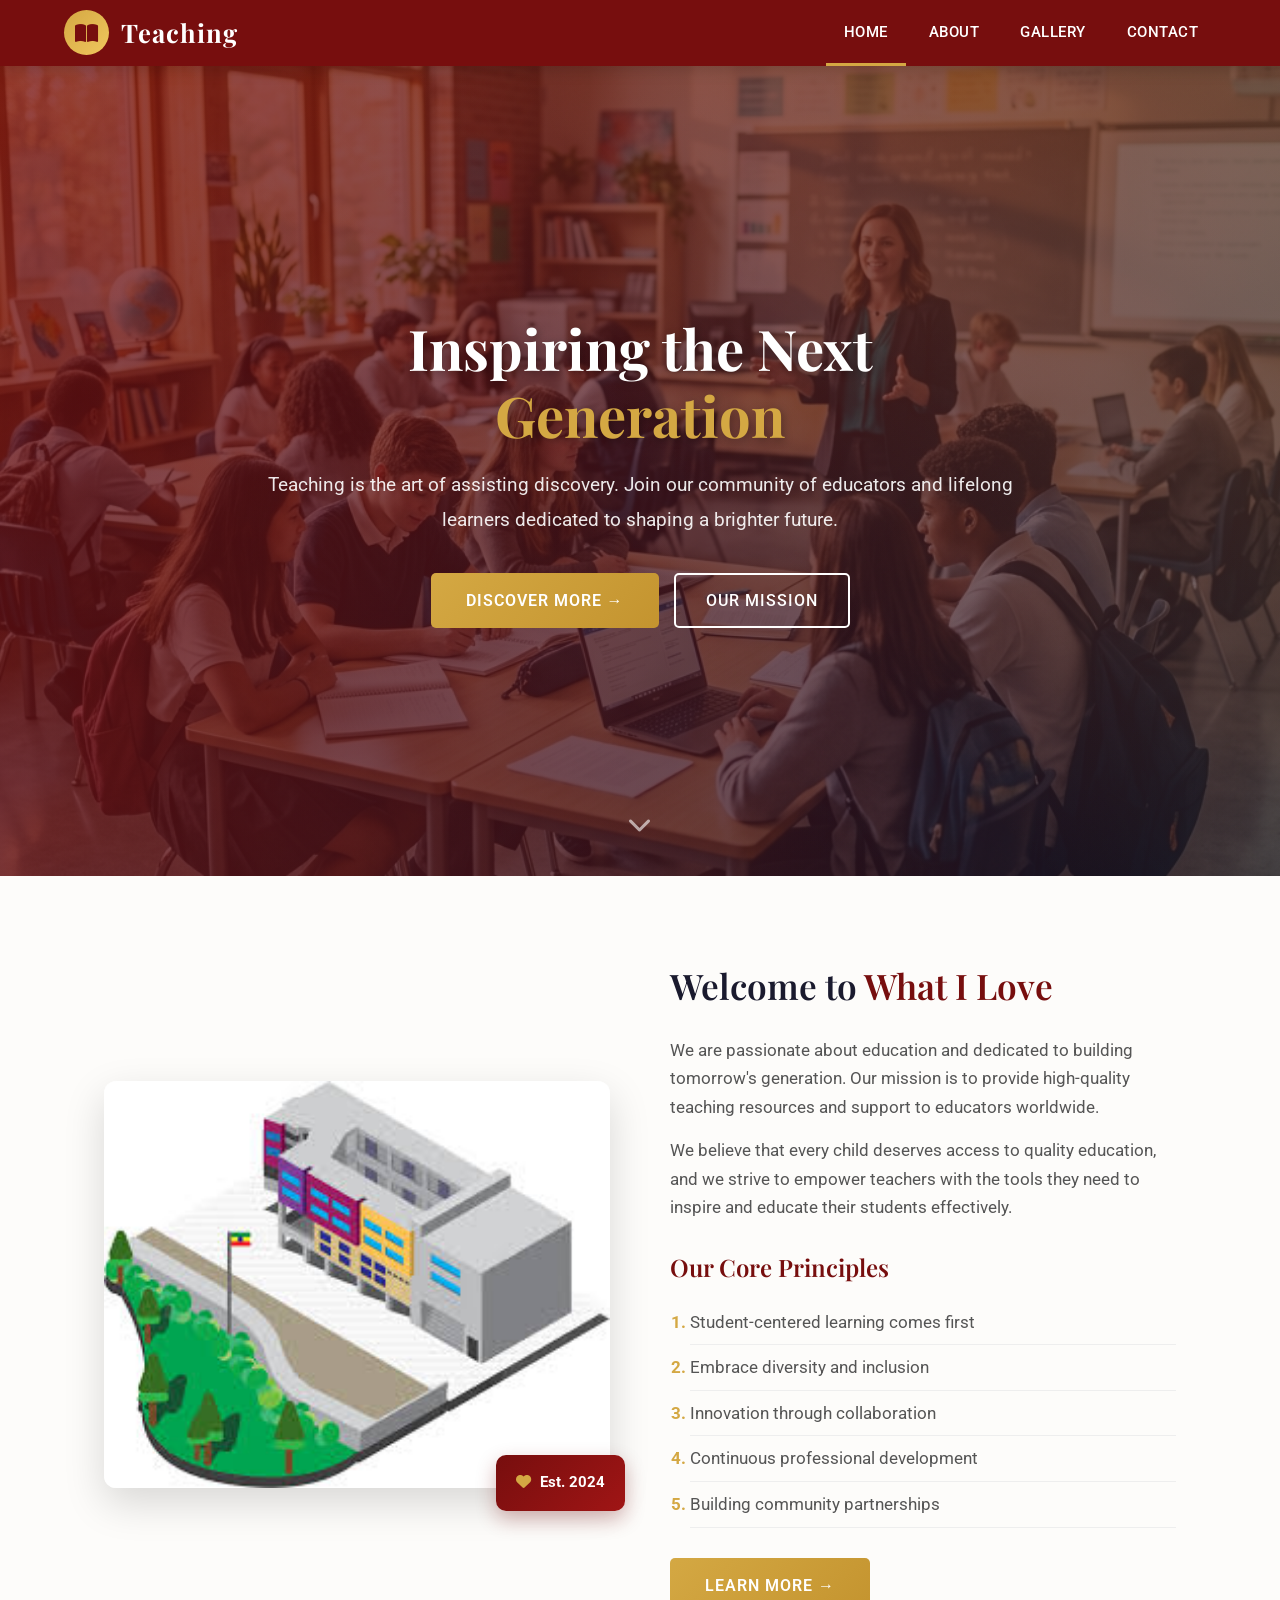
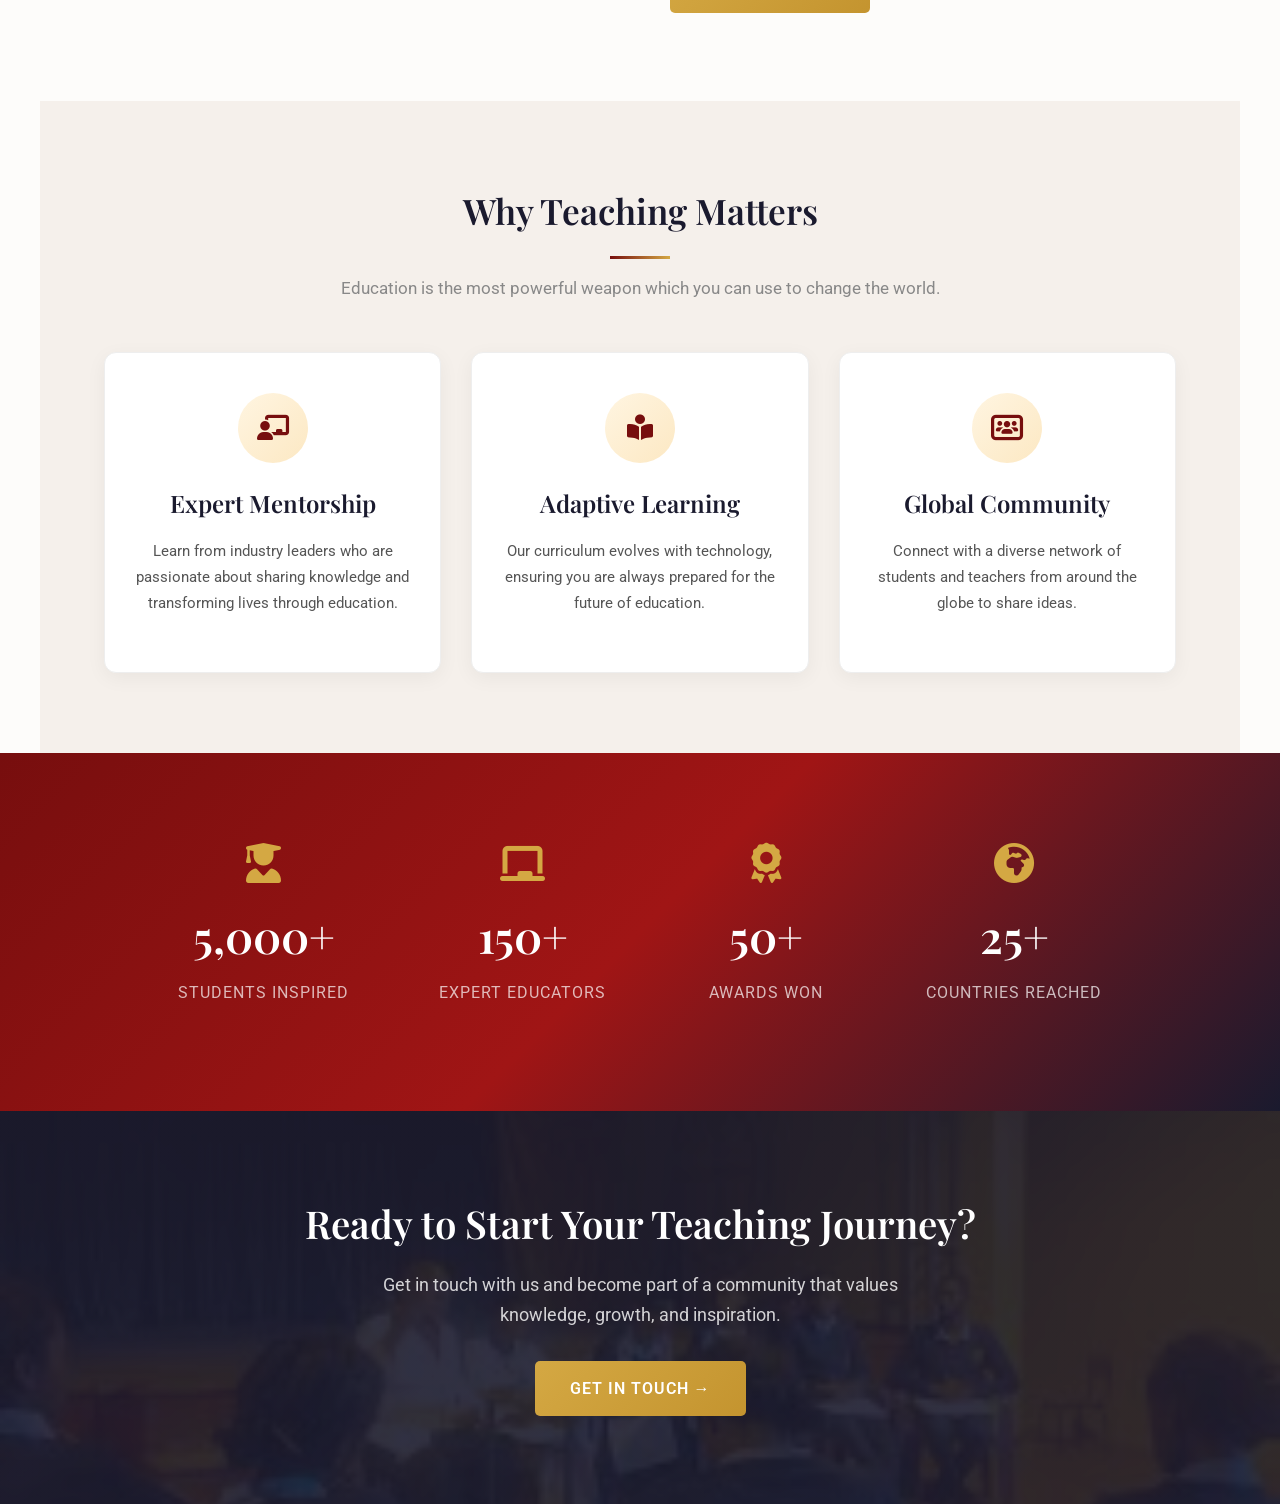
<file: index.html>
<!DOCTYPE html>
<html lang="en">

<head>
    <meta charset="UTF-8">
    <meta name="viewport" content="width=device-width, initial-scale=1.0">
    <meta name="description"
        content="What I Love — Teaching. A passionate tribute to the art of education and inspiring the next generation.">
    <!-- Google Fonts — Two different fonts (requirement) -->
    <link
        href="https://fonts.googleapis.com/css2?family=Playfair+Display:wght@400;600;700&family=Roboto:wght@300;400;500;700&display=swap"
        rel="stylesheet">
    <!-- Font Awesome — Icon library (requirement) -->
    <link rel="stylesheet" href="https://cdnjs.cloudflare.com/ajax/libs/font-awesome/6.5.1/css/all.min.css">
    <!-- Stylesheets -->
    <link rel="stylesheet" href="style/shared.css">
    <link rel="stylesheet" href="style/index.css">
    <title>What I Love — Teaching | Home</title>
</head>

<body>



    <!-- Navigation bar (Sticky, Flexbox, Z-index) -->
    <nav>
        <div class="logo">
            <div class="logo-icon">
                <i class="fa-solid fa-book-open"></i>
            </div>
            <h1>Teaching</h1>
        </div>
        <!-- Mobile menu toggle -->
        <div class="menu-toggle" id="menuToggle">
            <i class="fa-solid fa-bars"></i>
        </div>
        <ul id="navMenu">
            <li><a href="index.html" class="active">Home</a></li>
            <li><a href="about.html">About</a></li>
            <li><a href="gallery.html">Gallery</a></li>
            <li><a href="contact.html">Contact</a></li>
        </ul>
    </nav>

    <!-- Hero Section — background-image, gradient overlay, cover, no-repeat, center -->
    <header class="hero" id="home">
        <div class="hero-overlay"></div>
        <div class="hero-content">
            <h1 class="hero-title animate-fadeInDown">Inspiring the Next <span class="highlight">Generation</span></h1>
            <p class="hero-subtitle animate-fadeInUp">Teaching is the art of assisting discovery. Join our community of
                educators and lifelong learners dedicated to shaping a brighter future.</p>
            <div class="hero-buttons animate-fadeInUp">
                <a href="about.html" class="btn-primary">Discover More</a>
                <a href="#features" class="btn-secondary">Our Mission</a>
            </div>
        </div>
        <!-- Scroll indicator with bounce animation -->
        <div class="scroll-indicator">
            <i class="fa-solid fa-chevron-down"></i>
        </div>
    </header>

    <!-- Welcome Section — Split layout with image -->
    <section class="welcome-section section" id="welcome">
        <div class="welcome-grid">
            <div class="welcome-image animate-slideInLeft">
                <img src="images/download (3).jpg" alt="Students learning together in a bright classroom">
                <div class="image-badge">
                    <i class="fa-solid fa-heart"></i> Est. 2024
                </div>
            </div>
            <div class="welcome-text animate-fadeInUp">
                <h2>Welcome to <span class="text-accent">What I Love</span></h2>
                <p>We are passionate about education and dedicated to building tomorrow's generation. Our mission is to
                    provide high-quality teaching resources and support to educators worldwide.</p>
                <p>We believe that every child deserves access to quality education, and we strive to empower teachers
                    with the tools they need to inspire and educate their students effectively.</p>

                <!-- Ordered list (requirement) -->
                <h3>Our Core Principles</h3>
                <ol class="styled-list">
                    <li>Student-centered learning comes first</li>
                    <li>Embrace diversity and inclusion</li>
                    <li>Innovation through collaboration</li>
                    <li>Continuous professional development</li>
                    <li>Building community partnerships</li>
                </ol>
                <a href="about.html" class="btn-primary" style="margin-top: 20px;">Learn More</a>
            </div>
        </div>
    </section>

    <!-- Features / Why Teaching Matters — Flexbox cards (requirement) -->
    <section class="section section-alt" id="features">
        <h2 class="section-title">Why Teaching Matters</h2>
        <p class="section-subtitle">Education is the most powerful weapon which you can use to change the world.</p>

        <div class="features-grid">
            <div class="feature-card animate-fadeInUp">
                <div class="card-icon">
                    <i class="fa-solid fa-chalkboard-user"></i>
                </div>
                <h3>Expert Mentorship</h3>
                <p>Learn from industry leaders who are passionate about sharing knowledge and transforming lives through
                    education.</p>
            </div>

            <div class="feature-card animate-fadeInUp">
                <div class="card-icon">
                    <i class="fa-solid fa-book-open-reader"></i>
                </div>
                <h3>Adaptive Learning</h3>
                <p>Our curriculum evolves with technology, ensuring you are always prepared for the future of education.
                </p>
            </div>

            <div class="feature-card animate-fadeInUp">
                <div class="card-icon">
                    <i class="fa-solid fa-users-rectangle"></i>
                </div>
                <h3>Global Community</h3>
                <p>Connect with a diverse network of students and teachers from around the globe to share ideas.</p>
            </div>
        </div>
    </section>

    <!-- Statistics Section -->
    <section class="stats-section">
        <div class="stats-grid">
            <div class="stat-item">
                <i class="fa-solid fa-user-graduate"></i>
                <h2>5,000+</h2>
                <p>Students Inspired</p>
            </div>
            <div class="stat-item">
                <i class="fa-solid fa-chalkboard"></i>
                <h2>150+</h2>
                <p>Expert Educators</p>
            </div>
            <div class="stat-item">
                <i class="fa-solid fa-award"></i>
                <h2>50+</h2>
                <p>Awards Won</p>
            </div>
            <div class="stat-item">
                <i class="fa-solid fa-earth-africa"></i>
                <h2>25+</h2>
                <p>Countries Reached</p>
            </div>
        </div>
    </section>

    <!-- Quick CTA Section -->
    <section class="cta-section">
        <h2>Ready to Start Your Teaching Journey?</h2>
        <p>Get in touch with us and become part of a community that values knowledge, growth, and inspiration.</p>
        <!-- Anchor link to contact page (requirement) -->
        <a href="contact.html" class="btn-primary">Get In Touch</a>
    </section>



</body>

</html>
</file>
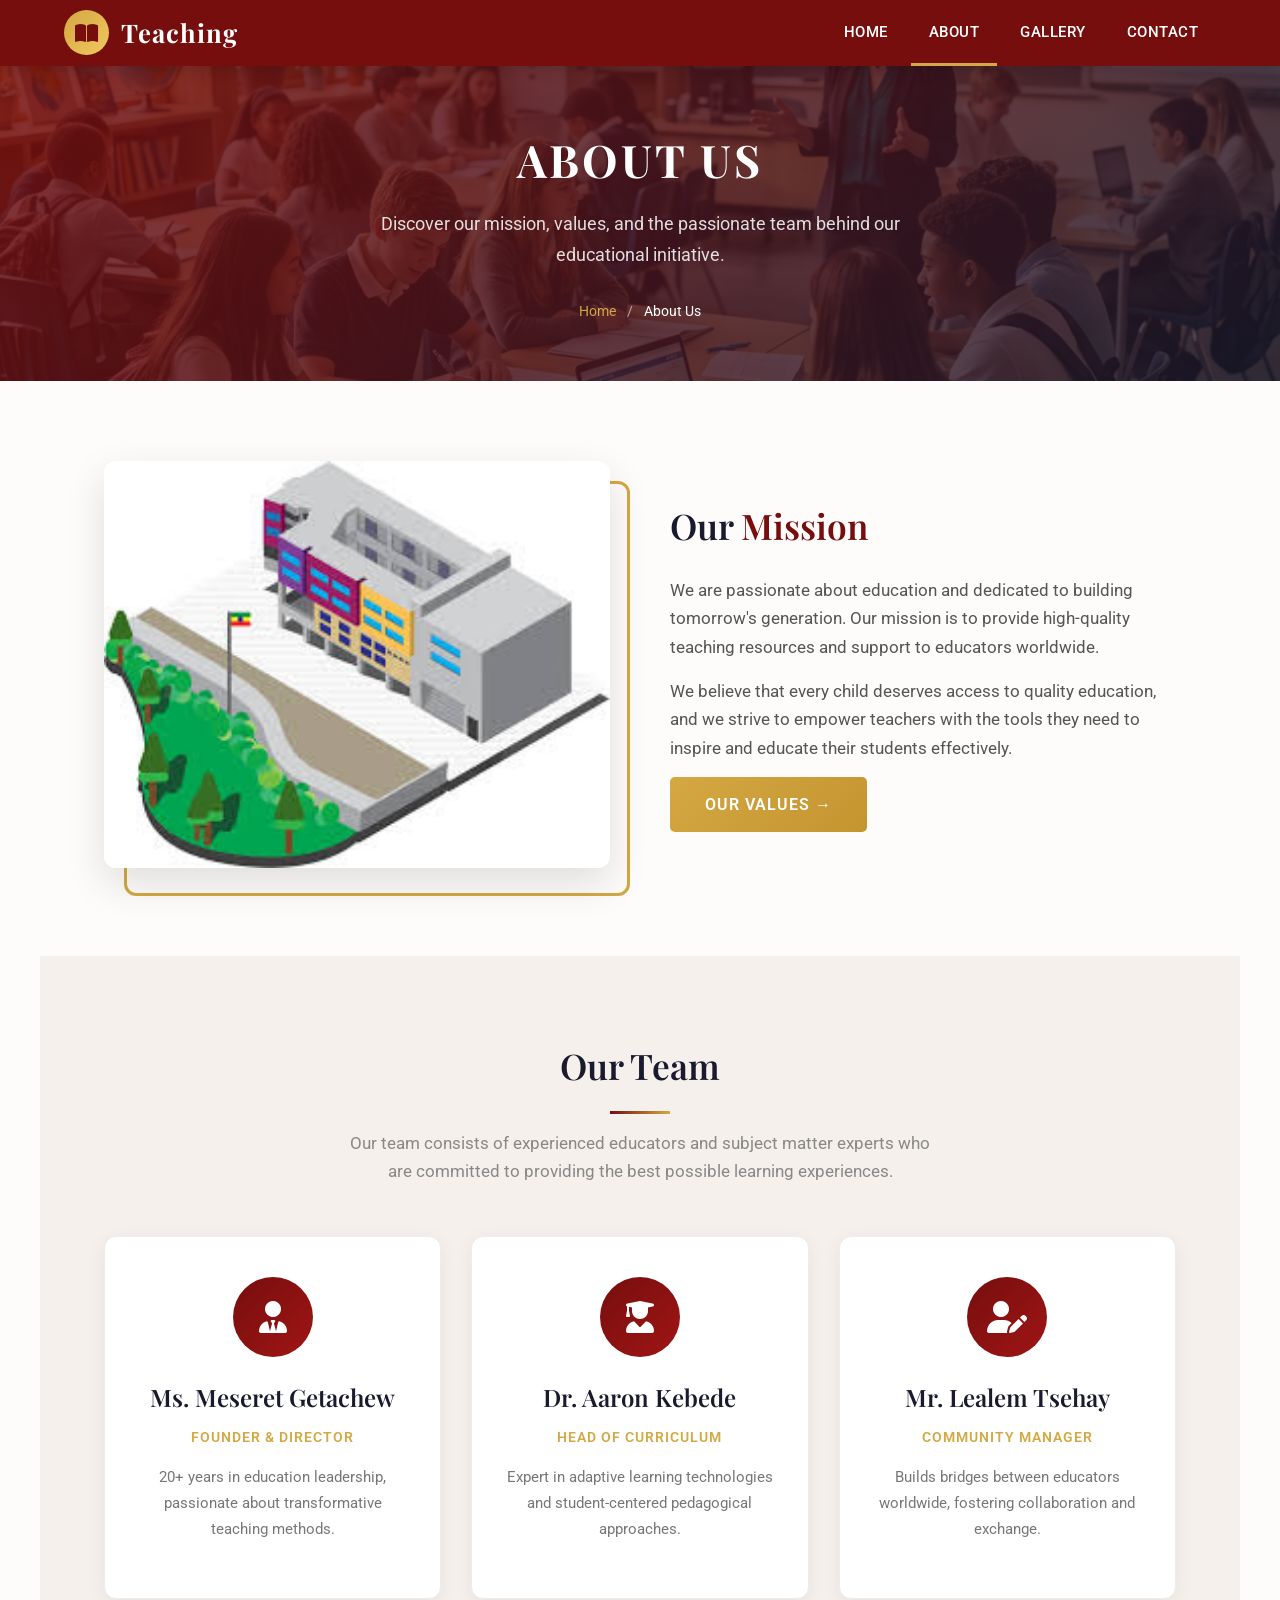
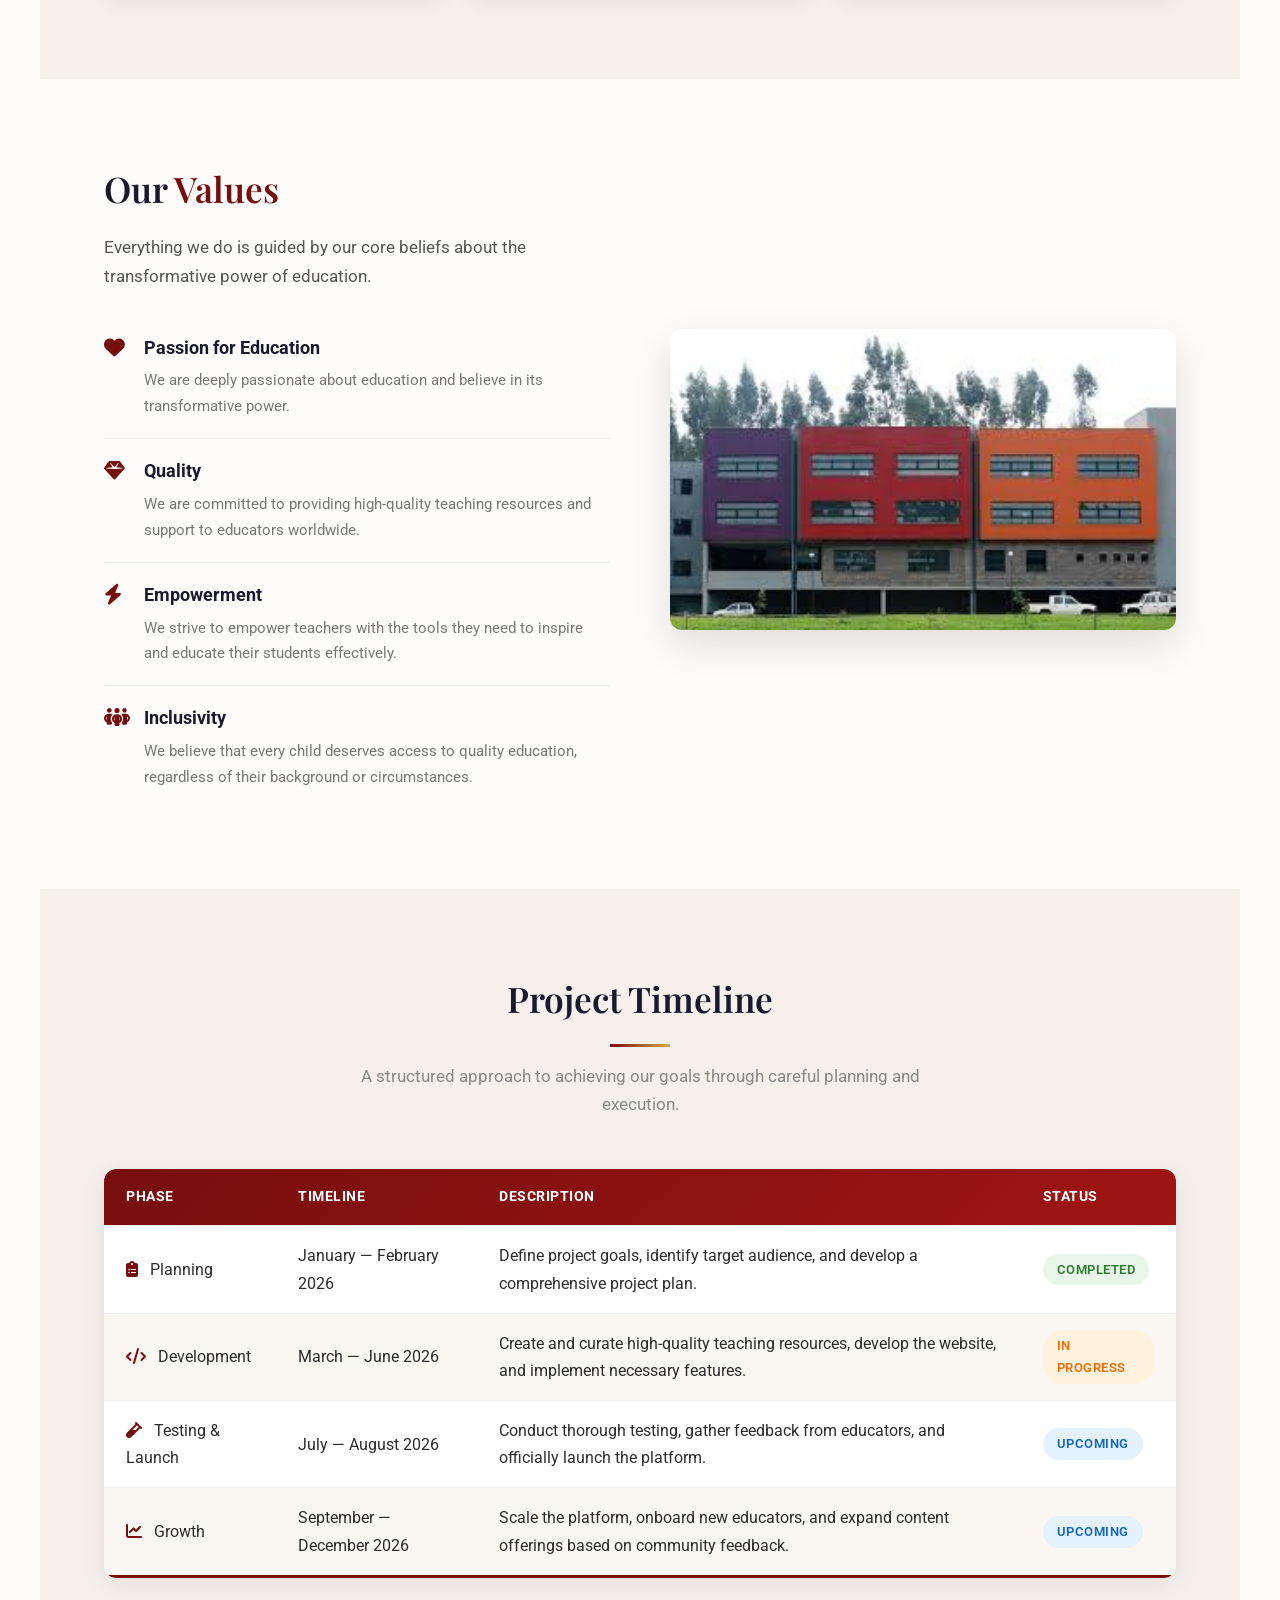
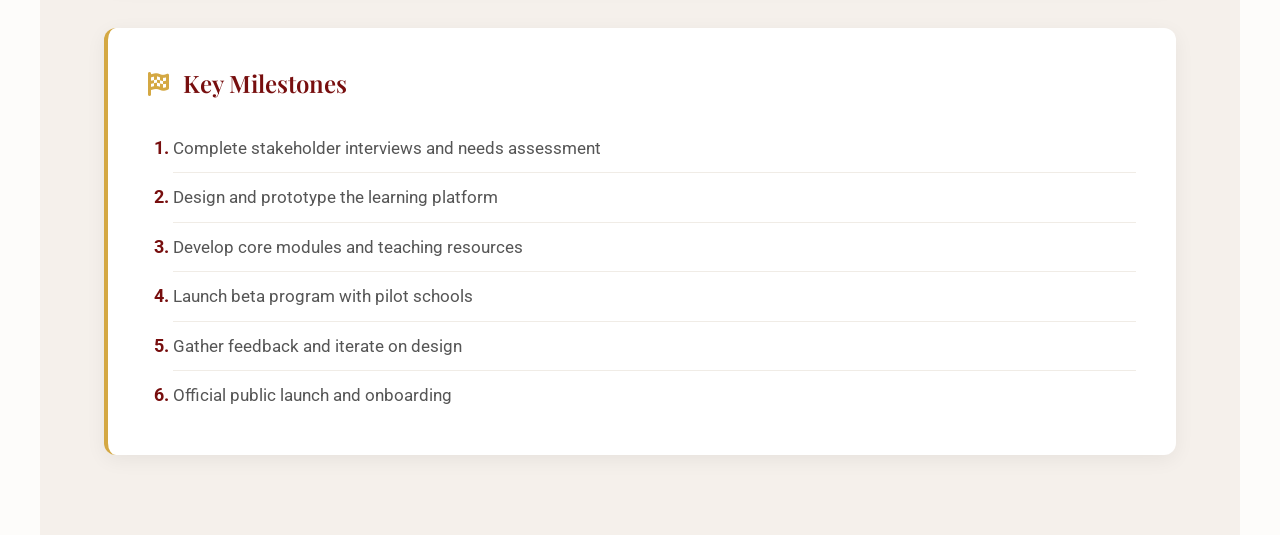
<file: about.html>
<!DOCTYPE html>
<html lang="en">

<head>
    <meta charset="UTF-8">
    <meta name="viewport" content="width=device-width, initial-scale=1.0">
    <meta name="description" content="Learn about our passion for teaching, our team, values, and project timeline.">
    <!-- Google Fonts — Two different fonts (requirement) -->
    <link
        href="https://fonts.googleapis.com/css2?family=Playfair+Display:wght@400;600;700&family=Roboto:wght@300;400;500;700&display=swap"
        rel="stylesheet">
    <!-- Font Awesome — Icon library (requirement) -->
    <link rel="stylesheet" href="https://cdnjs.cloudflare.com/ajax/libs/font-awesome/6.5.1/css/all.min.css">
    <!-- Stylesheets -->
    <link rel="stylesheet" href="style/shared.css">
    <link rel="stylesheet" href="style/about.css">
    <title>What I Love — Teaching | About Us</title>
</head>

<body>



    <!-- Navigation -->
    <nav>
        <div class="logo">
            <div class="logo-icon">
                <i class="fa-solid fa-book-open"></i>
            </div>
            <h1>Teaching</h1>
        </div>
        <div class="menu-toggle" id="menuToggle">
            <i class="fa-solid fa-bars"></i>
        </div>
        <ul id="navMenu">
            <li><a href="index.html">Home</a></li>
            <li><a href="about.html" class="active">About</a></li>
            <li><a href="gallery.html">Gallery</a></li>
            <li><a href="contact.html">Contact</a></li>
        </ul>
    </nav>

    <!-- Page Banner — background-image with overlay -->
    <section class="page-banner">
        <h1 class="animate-fadeInDown">About Us</h1>
        <p class="animate-fadeInUp">Discover our mission, values, and the passionate team behind our educational
            initiative.</p>
        <div class="breadcrumb">
            <a href="index.html">Home</a>
            <span>/</span>
            About Us
        </div>
    </section>

    <!-- About Content — Split layout -->
    <section class="section about-intro" id="mission">
        <div class="about-grid">
            <div class="about-image animate-slideInLeft">
                <img src="images/download (3).jpg" alt="Educators collaborating on a project">
                <div class="image-accent"></div>
            </div>
            <div class="about-text animate-fadeInUp">
                <h2>Our <span class="text-accent">Mission</span></h2>
                <p>We are passionate about education and dedicated to building tomorrow's generation.
                    Our mission is to provide high-quality teaching resources and support to educators worldwide.</p>
                <p>We believe that every child deserves access to quality education, and we strive to empower teachers
                    with the tools they need to inspire and educate their students effectively.</p>
                <a href="#values" class="btn-primary">Our Values</a>
            </div>
        </div>
    </section>

    <!-- Our Team Section -->
    <section class="section section-alt" id="team">
        <h2 class="section-title">Our Team</h2>
        <p class="section-subtitle">Our team consists of experienced educators and subject matter experts who are
            committed to providing the best possible learning experiences.</p>

        <div class="team-grid">
            <div class="team-card animate-fadeInUp">
                <div class="team-avatar">
                    <i class="fa-solid fa-user-tie"></i>
                </div>
                <h3>Ms. Meseret Getachew </h3>
                <span class="team-role">Founder & Director</span>
                <p>20+ years in education leadership, passionate about transformative teaching methods.</p>
            </div>
            <div class="team-card animate-fadeInUp">
                <div class="team-avatar">
                    <i class="fa-solid fa-user-graduate"></i>
                </div>
                <h3>Dr. Aaron Kebede</h3>
                <span class="team-role">Head of Curriculum</span>
                <p>Expert in adaptive learning technologies and student-centered pedagogical approaches.</p>
            </div>
            <div class="team-card animate-fadeInUp">
                <div class="team-avatar">
                    <i class="fa-solid fa-user-pen"></i>
                </div>
                <h3>Mr. Lealem Tsehay </h3>
                <span class="team-role">Community Manager</span>
                <p>Builds bridges between educators worldwide, fostering collaboration and exchange.</p>
            </div>
        </div>
    </section>

    <!-- Our Values — Unordered list (requirement) -->
    <section class="section" id="values">
        <div class="values-grid">
            <div class="values-text animate-fadeInUp">
                <h2>Our <span class="text-accent">Values</span></h2>
                <p>Everything we do is guided by our core beliefs about the transformative power of education.</p>

                <!-- Unordered list (requirement) -->
                <ul class="values-list">
                    <li>
                        <i class="fa-solid fa-heart"></i>
                        <div>
                            <strong>Passion for Education</strong>
                            <p>We are deeply passionate about education and believe in its transformative power.</p>
                        </div>
                    </li>
                    <li>
                        <i class="fa-solid fa-gem"></i>
                        <div>
                            <strong>Quality</strong>
                            <p>We are committed to providing high-quality teaching resources and support to educators
                                worldwide.</p>
                        </div>
                    </li>
                    <li>
                        <i class="fa-solid fa-bolt"></i>
                        <div>
                            <strong>Empowerment</strong>
                            <p>We strive to empower teachers with the tools they need to inspire and educate their
                                students effectively.</p>
                        </div>
                    </li>
                    <li>
                        <i class="fa-solid fa-people-group"></i>
                        <div>
                            <strong>Inclusivity</strong>
                            <p>We believe that every child deserves access to quality education, regardless of their
                                background or circumstances.</p>
                        </div>
                    </li>
                </ul>
            </div>
            <div class="values-image animate-fadeInUp">
                <img src="images/images (2).jpg" alt="Diverse students learning together">
            </div>
        </div>
    </section>

    <!-- Project Timeline Table — (requirement: table with thead, th, td, styled) -->
    <section class="section section-alt" id="timeline">
        <h2 class="section-title">Project Timeline</h2>
        <p class="section-subtitle">A structured approach to achieving our goals through careful planning and execution.
        </p>

        <div class="table-container">
            <table class="styled-table">
                <!-- thead element (requirement) -->
                <thead>
                    <tr>
                        <th>Phase</th>
                        <th>Timeline</th>
                        <th>Description</th>
                        <th>Status</th>
                    </tr>
                </thead>
                <tbody>
                    <tr>
                        <td><i class="fa-solid fa-clipboard-list"></i> Planning</td>
                        <td>January — February 2026</td>
                        <td>Define project goals, identify target audience, and develop a comprehensive project plan.
                        </td>
                        <td><span class="status-badge completed">Completed</span></td>
                    </tr>
                    <tr>
                        <td><i class="fa-solid fa-code"></i> Development</td>
                        <td>March — June 2026</td>
                        <td>Create and curate high-quality teaching resources, develop the website, and implement
                            necessary features.</td>
                        <td><span class="status-badge in-progress">In Progress</span></td>
                    </tr>
                    <tr>
                        <td><i class="fa-solid fa-vial"></i> Testing & Launch</td>
                        <td>July — August 2026</td>
                        <td>Conduct thorough testing, gather feedback from educators, and officially launch the
                            platform.</td>
                        <td><span class="status-badge upcoming">Upcoming</span></td>
                    </tr>
                    <tr>
                        <td><i class="fa-solid fa-chart-line"></i> Growth</td>
                        <td>September — December 2026</td>
                        <td>Scale the platform, onboard new educators, and expand content offerings based on community
                            feedback.</td>
                        <td><span class="status-badge upcoming">Upcoming</span></td>
                    </tr>
                </tbody>
            </table>
        </div>

        <!-- Ordered list — Key Milestones (requirement) -->
        <div class="milestones animate-fadeInUp">
            <h3><i class="fa-solid fa-flag-checkered"></i> Key Milestones</h3>
            <ol class="milestone-list">
                <li>Complete stakeholder interviews and needs assessment</li>
                <li>Design and prototype the learning platform</li>
                <li>Develop core modules and teaching resources</li>
                <li>Launch beta program with pilot schools</li>
                <li>Gather feedback and iterate on design</li>
                <li>Official public launch and onboarding</li>
            </ol>
        </div>
    </section>



</body>

</html>
</file>
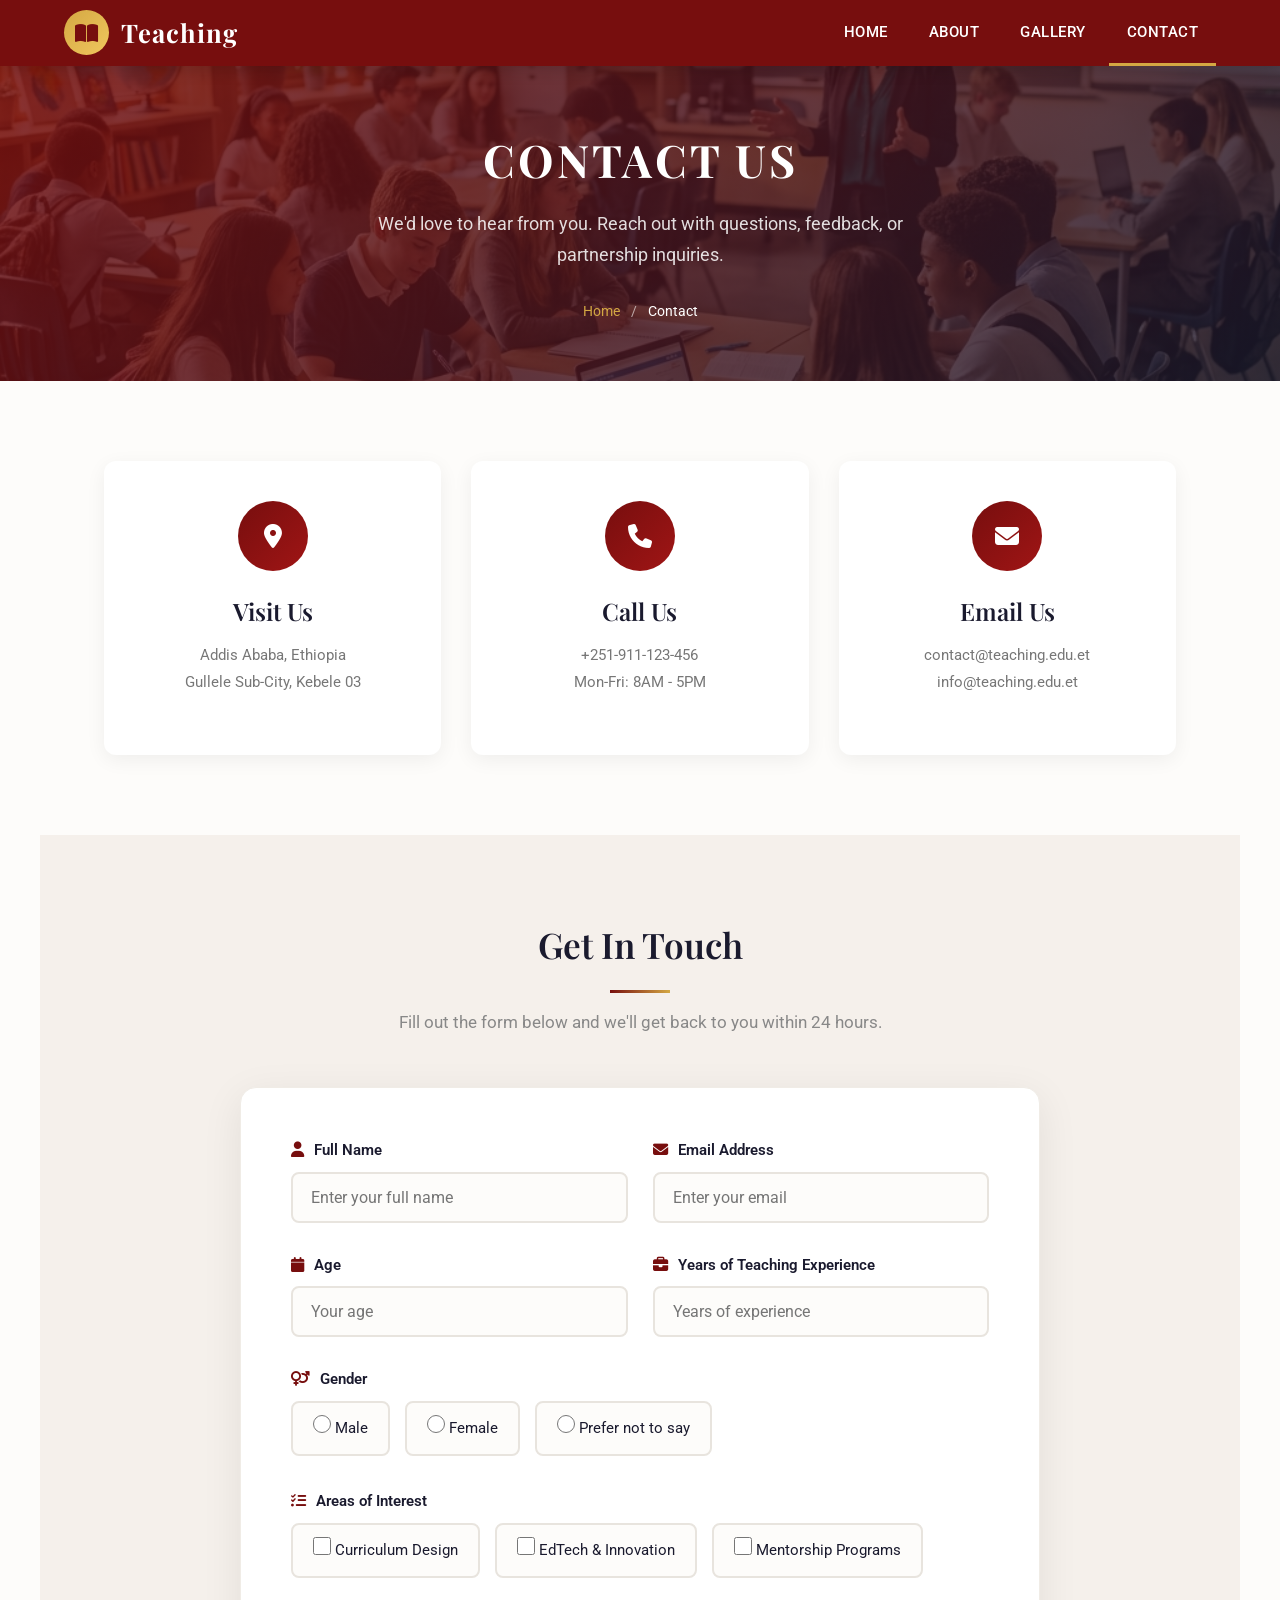
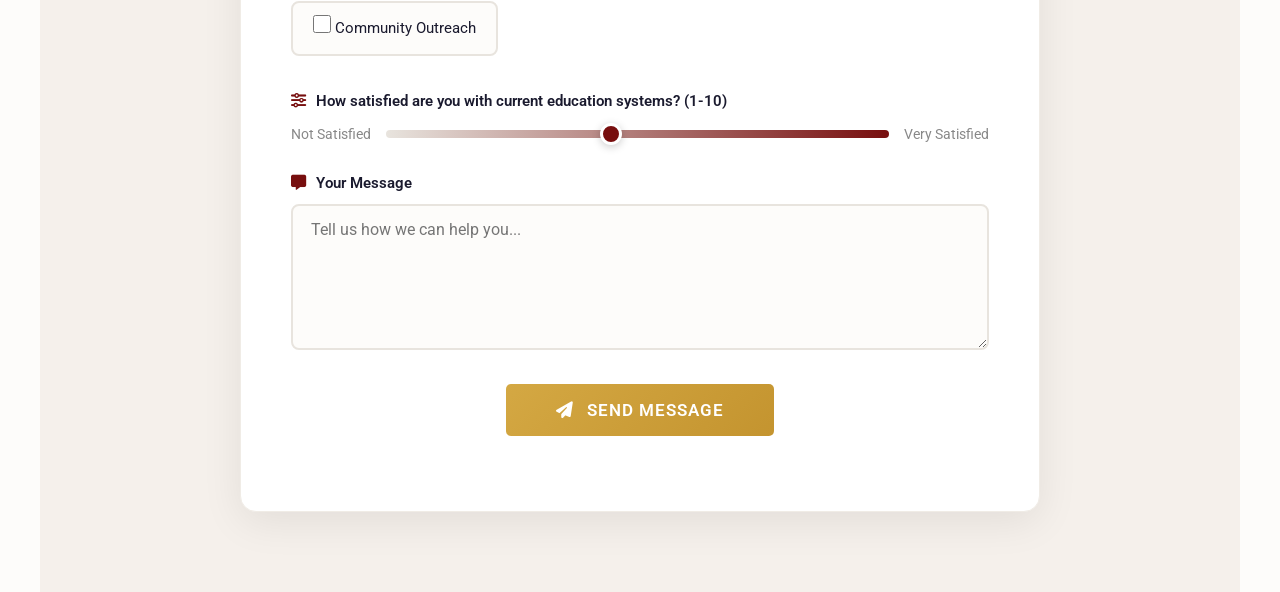
<file: contact.html>
<!DOCTYPE html>
<html lang="en">

<head>
    <meta charset="UTF-8">
    <meta name="viewport" content="width=device-width, initial-scale=1.0">
    <meta name="description" content="Get in touch with us — contact form, location, and social media links.">
    <!-- Google Fonts — Two different fonts (requirement) -->
    <link
        href="https://fonts.googleapis.com/css2?family=Playfair+Display:wght@400;600;700&family=Roboto:wght@300;400;500;700&display=swap"
        rel="stylesheet">
    <!-- Font Awesome — Icon library (requirement) -->
    <link rel="stylesheet" href="https://cdnjs.cloudflare.com/ajax/libs/font-awesome/6.5.1/css/all.min.css">
    <!-- Stylesheets -->
    <link rel="stylesheet" href="style/shared.css">
    <link rel="stylesheet" href="style/contact.css">
    <title>What I Love — Teaching | Contact</title>
</head>

<body>



    <!-- Navigation -->
    <nav>
        <div class="logo">
            <div class="logo-icon">
                <i class="fa-solid fa-book-open"></i>
            </div>
            <h1>Teaching</h1>
        </div>
        <div class="menu-toggle" id="menuToggle">
            <i class="fa-solid fa-bars"></i>
        </div>
        <ul id="navMenu">
            <li><a href="index.html">Home</a></li>
            <li><a href="about.html">About</a></li>
            <li><a href="gallery.html">Gallery</a></li>
            <li><a href="contact.html" class="active">Contact</a></li>
        </ul>
    </nav>

    <!-- Page Banner -->
    <section class="page-banner">
        <h1 class="animate-fadeInDown">Contact Us</h1>
        <p class="animate-fadeInUp">We'd love to hear from you. Reach out with questions, feedback, or partnership
            inquiries.</p>
        <div class="breadcrumb">
            <a href="index.html">Home</a>
            <span>/</span>
            Contact
        </div>
    </section>

    <!-- Contact Info Cards -->
    <section class="section">
        <div class="contact-cards">
            <div class="contact-card animate-fadeInUp">
                <div class="contact-icon">
                    <i class="fa-solid fa-location-dot"></i>
                </div>
                <h3>Visit Us</h3>
                <p>Addis Ababa, Ethiopia<br>Gullele Sub-City, Kebele 03</p>
            </div>
            <div class="contact-card animate-fadeInUp">
                <div class="contact-icon">
                    <i class="fa-solid fa-phone"></i>
                </div>
                <h3>Call Us</h3>
                <p>+251-911-123-456<br>Mon-Fri: 8AM - 5PM</p>
            </div>
            <div class="contact-card animate-fadeInUp">
                <div class="contact-icon">
                    <i class="fa-solid fa-envelope"></i>
                </div>
                <h3>Email Us</h3>
                <p>contact@teaching.edu.et<br>info@teaching.edu.et</p>
            </div>
        </div>
    </section>

    <!-- Contact Form Section (requirement: all input types) -->
    <section class="section section-alt" id="contact-form">
        <h2 class="section-title">Get In Touch</h2>
        <p class="section-subtitle">Fill out the form below and we'll get back to you within 24 hours.</p>

        <div class="form-container">
            <form action="#" method="post" class="contact-form">

                <!-- Row 1: Name & Email -->
                <div class="form-row">
                    <!-- input type="text" — Name (requirement) -->
                    <div class="form-group">
                        <label for="fullName"><i class="fa-solid fa-user"></i> Full Name</label>
                        <input type="text" id="fullName" name="fullName" placeholder="Enter your full name" required>
                    </div>

                    <!-- input type="text" — Email -->
                    <div class="form-group">
                        <label for="email"><i class="fa-solid fa-envelope"></i> Email Address</label>
                        <input type="text" id="email" name="email" placeholder="Enter your email" required>
                    </div>
                </div>

                <!-- Row 2: Age & Experience -->
                <div class="form-row">
                    <!-- input type="number" — Age (requirement) -->
                    <div class="form-group">
                        <label for="age"><i class="fa-solid fa-calendar"></i> Age</label>
                        <input type="number" id="age" name="age" min="16" max="100" placeholder="Your age" required>
                    </div>

                    <!-- input type="number" — Years of experience -->
                    <div class="form-group">
                        <label for="experience"><i class="fa-solid fa-briefcase"></i> Years of Teaching
                            Experience</label>
                        <input type="number" id="experience" name="experience" min="0" max="50"
                            placeholder="Years of experience">
                    </div>
                </div>

                <!-- Row 3: Radio buttons — Gender (requirement) -->
                <div class="form-group full-width">
                    <label><i class="fa-solid fa-venus-mars"></i> Gender</label>
                    <div class="radio-group">
                        <label for="male" class="radio-label">
                            <input type="radio" id="male" name="gender" value="male" required>
                            <span class="radio-custom"></span>
                            Male
                        </label>
                        <label for="female" class="radio-label">
                            <input type="radio" id="female" name="gender" value="female">
                            <span class="radio-custom"></span>
                            Female
                        </label>
                        <label for="other" class="radio-label">
                            <input type="radio" id="other" name="gender" value="other">
                            <span class="radio-custom"></span>
                            Prefer not to say
                        </label>
                    </div>
                </div>

                <!-- Row 4: Checkboxes — Preferences (requirement) -->
                <div class="form-group full-width">
                    <label><i class="fa-solid fa-list-check"></i> Areas of Interest</label>
                    <div class="checkbox-group">
                        <label for="curriculum" class="checkbox-label">
                            <input type="checkbox" id="curriculum" name="interests" value="curriculum">
                            <span class="checkbox-custom"></span>
                            Curriculum Design
                        </label>
                        <label for="technology" class="checkbox-label">
                            <input type="checkbox" id="technology" name="interests" value="technology">
                            <span class="checkbox-custom"></span>
                            EdTech & Innovation
                        </label>
                        <label for="mentorship" class="checkbox-label">
                            <input type="checkbox" id="mentorship" name="interests" value="mentorship">
                            <span class="checkbox-custom"></span>
                            Mentorship Programs
                        </label>
                        <label for="community" class="checkbox-label">
                            <input type="checkbox" id="community" name="interests" value="community">
                            <span class="checkbox-custom"></span>
                            Community Outreach
                        </label>
                    </div>
                </div>

                <!-- Row 5: Range slider — Satisfaction level (requirement) -->
                <div class="form-group full-width">
                    <label for="satisfaction"><i class="fa-solid fa-sliders"></i> How satisfied are you with current
                        education systems? (1-10)</label>
                    <div class="range-container">
                        <span class="range-label">Not Satisfied</span>
                        <input type="range" id="satisfaction" name="satisfaction" min="1" max="10" value="5">
                        <span class="range-label">Very Satisfied</span>
                    </div>
                </div>

                <!-- Row 6: Textarea — Message (requirement) -->
                <div class="form-group full-width">
                    <label for="message"><i class="fa-solid fa-message"></i> Your Message</label>
                    <textarea id="message" name="message" rows="6" placeholder="Tell us how we can help you..."
                        required></textarea>
                </div>

                <!-- Submit button — <button> element (requirement) -->
                <div class="form-group full-width form-submit">
                    <button type="submit" class="btn-primary" id="submitBtn">
                        <i class="fa-solid fa-paper-plane"></i> Send Message
                    </button>
                </div>

            </form>
        </div>
    </section>





</body>

</html>
</file>
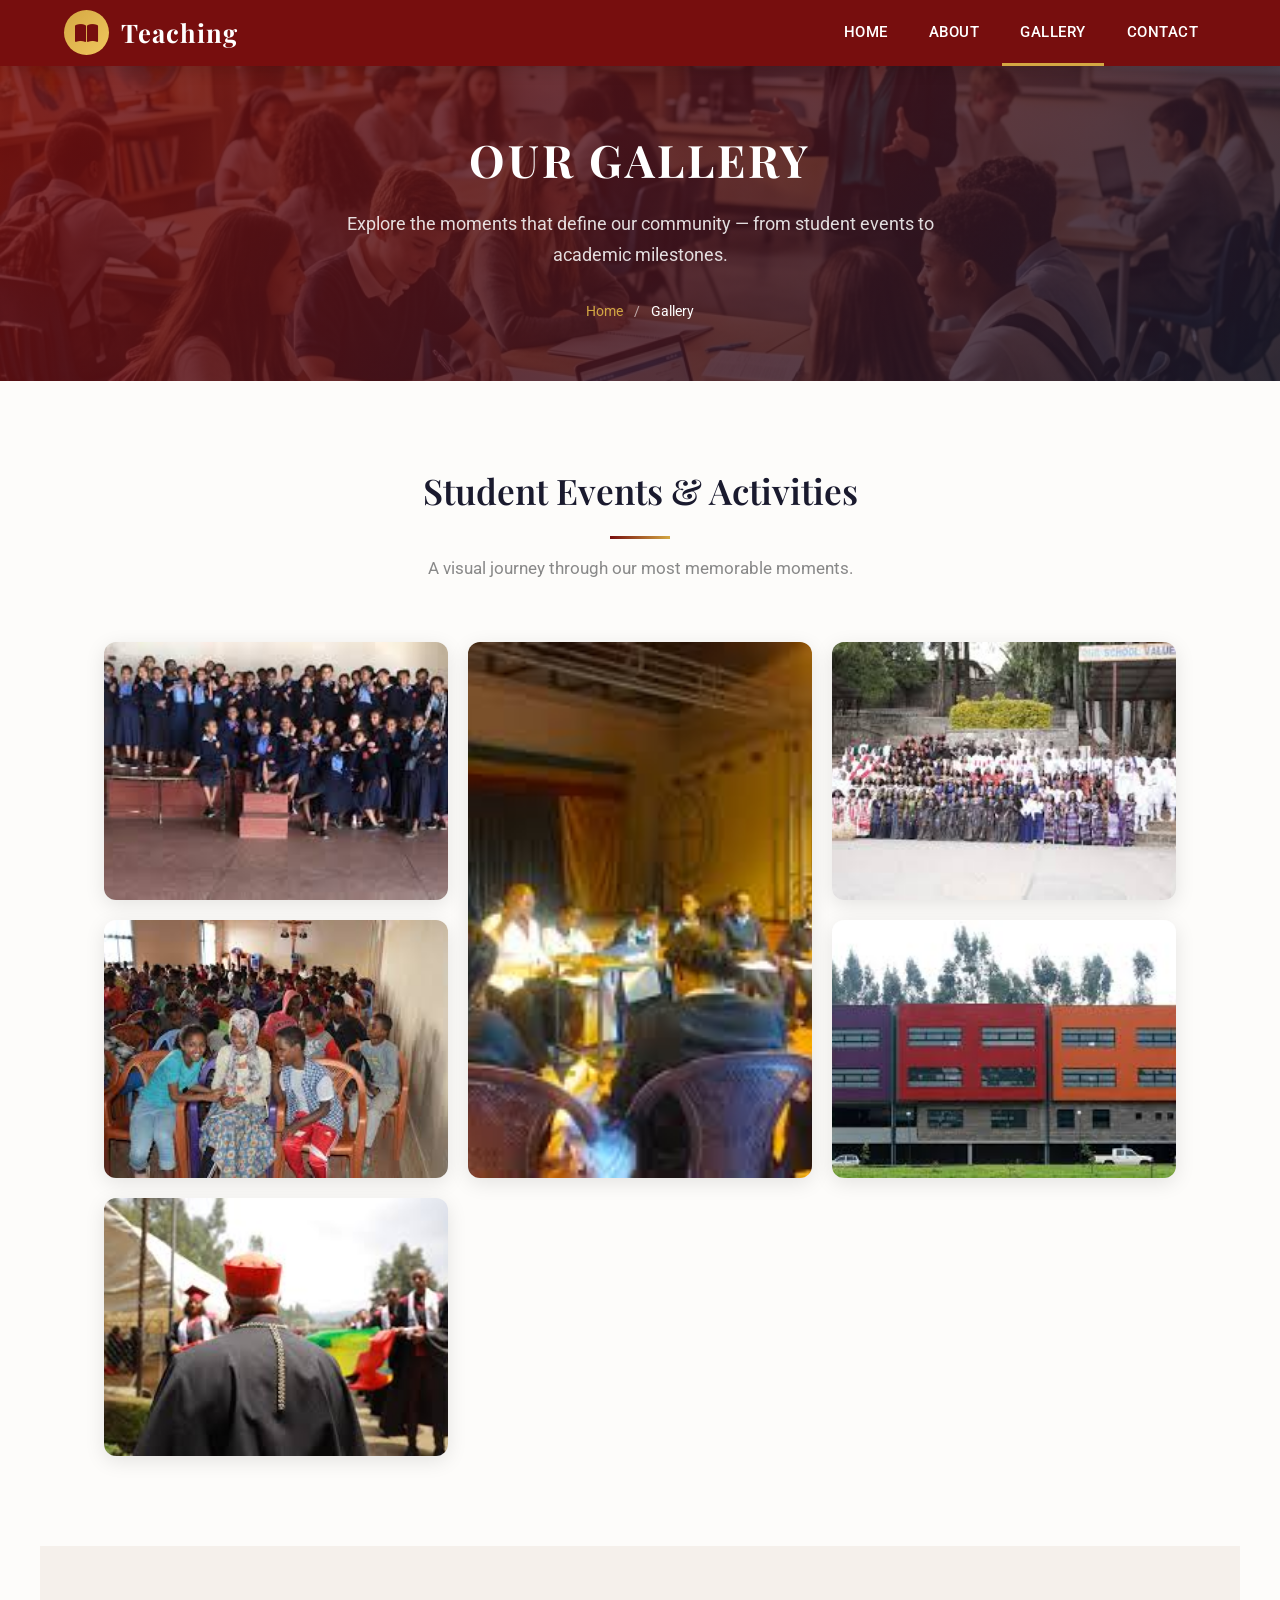
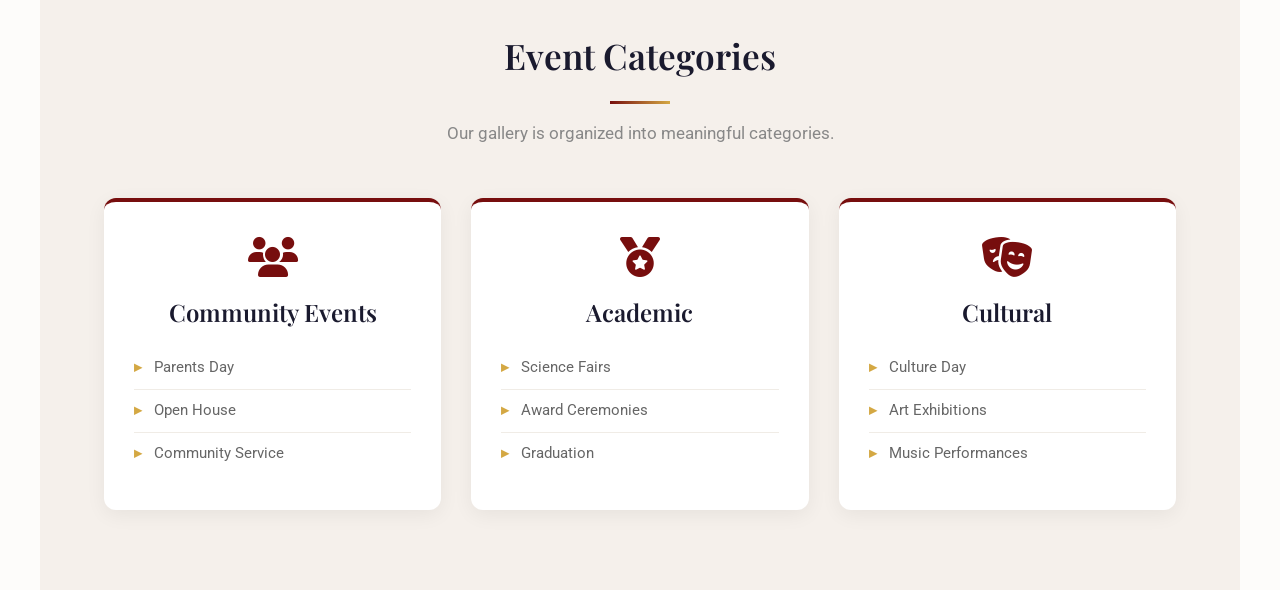
<file: gallery.html>
<!DOCTYPE html>
<html lang="en">
<head>
    <meta charset="UTF-8">
    <meta name="viewport" content="width=device-width, initial-scale=1.0">
    <meta name="description" content="Browse our gallery of student events, school activities, and memorable moments.">
    <!-- Google Fonts — Two different fonts (requirement) -->
    <link href="https://fonts.googleapis.com/css2?family=Playfair+Display:wght@400;600;700&family=Roboto:wght@300;400;500;700&display=swap" rel="stylesheet">
    <!-- Font Awesome — Icon library (requirement) -->
    <link rel="stylesheet" href="https://cdnjs.cloudflare.com/ajax/libs/font-awesome/6.5.1/css/all.min.css">
    <!-- Stylesheets -->
    <link rel="stylesheet" href="style/shared.css">
    <link rel="stylesheet" href="style/gallery.css">
    <title>What I Love — Teaching | Gallery</title>
</head>
<body>



    <!-- Navigation -->
    <nav>
        <div class="logo">
            <div class="logo-icon">
                <i class="fa-solid fa-book-open"></i>
            </div>
            <h1>Teaching</h1>
        </div>
        <div class="menu-toggle" id="menuToggle">
            <i class="fa-solid fa-bars"></i>
        </div>
        <ul id="navMenu">
            <li><a href="index.html">Home</a></li>
            <li><a href="about.html">About</a></li>
            <li><a href="gallery.html" class="active">Gallery</a></li>
            <li><a href="contact.html">Contact</a></li>
        </ul>
    </nav>

    <!-- Page Banner -->
    <section class="page-banner">
        <h1 class="animate-fadeInDown">Our Gallery</h1>
        <p class="animate-fadeInUp">Explore the moments that define our community — from student events to academic milestones.</p>
        <div class="breadcrumb">
            <a href="index.html">Home</a>
            <span>/</span>
            Gallery
        </div>
    </section>

    <!-- Gallery Section — CSS Grid (requirement) -->
    <section class="section">
        <h2 class="section-title">Student Events & Activities</h2>
        <p class="section-subtitle">A visual journey through our most memorable moments.</p>

        <!-- CSS Grid gallery — display: grid, grid-template-columns: repeat(3, 1fr), gap -->
        <div class="gallery-grid">

            <div class="grid-item animate-fadeInUp">
                <img src="images/download (1).jpg" alt="Students celebrating Parents Day">
                <div class="overlay">
                    <h3>Parents Day</h3>
                    <p><i class="fa-solid fa-calendar"></i> Annual Event</p>
                </div>
            </div>

            <div class="grid-item large animate-fadeInUp">
                <img src="images/download (2).jpg" alt="De La Salle Day celebrations">
                <div class="overlay">
                    <h3>De La Salle Day</h3>
                    <p><i class="fa-solid fa-star"></i> Signature Event</p>
                </div>
            </div>

            <div class="grid-item animate-fadeInUp">
                <img src="images/download (4).jpg" alt="Students showcasing cultural diversity">
                <div class="overlay">
                    <h3>Culture Day</h3>
                    <p><i class="fa-solid fa-earth-africa"></i> Diversity Celebration</p>
                </div>
            </div>

            <div class="grid-item animate-fadeInUp">
                <img src="images/images (1).jpg" alt="Charity event for the community">
                <div class="overlay">
                    <h3>Charity Event</h3>
                    <p><i class="fa-solid fa-hand-holding-heart"></i> Community Service</p>
                </div>
            </div>

            <div class="grid-item animate-fadeInUp">
                <img src="images/images (2).jpg" alt="Students achieving academic excellence">
                <div class="overlay">
                    <h3>Academic Excellence</h3>
                    <p><i class="fa-solid fa-trophy"></i> Top Performers</p>
                </div>
            </div>

            <div class="grid-item animate-fadeInUp">
                <img src="images/images (3).jpg" alt="Graduation ceremony">
                <div class="overlay">
                    <h3>Graduation</h3>
                    <p><i class="fa-solid fa-graduation-cap"></i> Class of 2026</p>
                </div>
            </div>

        </div>
    </section>

    <!-- Photo Categories — Unordered list (requirement) -->
    <section class="section section-alt">
        <h2 class="section-title">Event Categories</h2>
        <p class="section-subtitle">Our gallery is organized into meaningful categories.</p>
        <div class="categories-grid">
            <div class="category-card">
                <i class="fa-solid fa-users"></i>
                <h3>Community Events</h3>
                <ul class="category-list">
                    <li>Parents Day</li>
                    <li>Open House</li>
                    <li>Community Service</li>
                </ul>
            </div>
            <div class="category-card">
                <i class="fa-solid fa-medal"></i>
                <h3>Academic</h3>
                <ul class="category-list">
                    <li>Science Fairs</li>
                    <li>Award Ceremonies</li>
                    <li>Graduation</li>
                </ul>
            </div>
            <div class="category-card">
                <i class="fa-solid fa-masks-theater"></i>
                <h3>Cultural</h3>
                <ul class="category-list">
                    <li>Culture Day</li>
                    <li>Art Exhibitions</li>
                    <li>Music Performances</li>
                </ul>
            </div>
        </div>
    </section>



</body>
</html>
</file>
<file: style/shared.css>
/* ============================================
   SHARED STYLES — Global Reset, Nav, Buttons
   Used across all pages of the "What I Love" site
   ============================================ */

/* 1. RESET & BASE STYLES */
* {
    margin: 0;
    padding: 0;
    box-sizing: border-box;
    /* Box model requirement */
}

html {
    scroll-behavior: smooth;
}

body {
    font-family: 'Roboto', sans-serif;
    /* Google Font 1 */
    line-height: 1.7;
    color: #2c2c2c;
    background-color: #fdfcfa;
}

/* Headings use a serif font */
h1,
h2,
h3,
h4 {
    font-family: 'Playfair Display', serif;
    /* Google Font 2 */
    color: #1a1a2e;
}

h1 {
    font-size: 2.8rem;
    font-weight: 700;
}

h2 {
    font-size: 2.2rem;
    font-weight: 600;
}

h3 {
    font-size: 1.5rem;
    font-weight: 600;
}

p {
    font-size: 1.05rem;
    color: #555;
    margin-bottom: 15px;
}

a {
    text-decoration: none;
    color: inherit;
}

img {
    max-width: 100%;
    height: auto;
}

/* ============================================
   2. NAVIGATION BAR (Flexbox + Sticky + Z-Index)
   position: sticky keeps it at the top on scroll
   z-index: 1000 ensures it layers above content
   ============================================ */


/* Main navigation */
nav {
    display: flex;
    /* Flexbox layout */
    justify-content: space-between;
    align-items: center;
    background-color: #770e0e;
    /* Primary color — deep maroon */
    padding: 0 5%;
    position: sticky;
    /* Sticky positioning requirement */
    top: 0;
    z-index: 1000;
    /* Z-index for layering requirement */
    box-shadow: 0 4px 15px rgba(0, 0, 0, 0.15);
}

/* Logo area */
.logo {
    display: flex;
    align-items: center;
    gap: 12px;
}

.logo h1 {
    font-size: 1.6rem;
    color: #fff;
    font-weight: 700;
    letter-spacing: 1px;
}

.logo-icon {
    width: 45px;
    height: 45px;
    background: linear-gradient(135deg, #d4a843, #f0c75e);
    /* Gradient requirement */
    border-radius: 50%;
    display: flex;
    /* Flexbox for centering */
    align-items: center;
    justify-content: center;
    font-size: 1.3rem;
    color: #770e0e;
}

/* Navigation links list */
nav ul {
    display: flex;
    /* Flexbox layout */
    list-style: none;
    /* List styling */
    gap: 5px;
}

nav ul li a {
    color: #fff;
    text-decoration: none;
    padding: 20px 18px;
    display: inline-block;
    /* Display: inline-block requirement */
    font-size: 0.95rem;
    font-weight: 500;
    text-transform: uppercase;
    /* Text transform requirement */
    letter-spacing: 0.5px;
    transition: background-color 0.3s ease, color 0.3s ease;
    /* Transition requirement */
    position: relative;
    /* Positioning: relative for pseudo-element */
}

/* Link states — a:link, a:visited, a:hover, a:active */
nav ul li a:link {
    color: #fff;
}

nav ul li a:visited {
    color: #f0d0d0;
}

nav ul li a:hover {
    background-color: rgba(255, 255, 255, 0.15);
    color: #d4a843;
}

nav ul li a:active {
    color: #f0c75e;
}

/* Active page indicator — pseudo-element */
nav ul li a.active::after {
    content: '';
    /* Pseudo-element ::after requirement */
    position: absolute;
    /* Positioning: absolute requirement */
    bottom: 0;
    left: 0;
    width: 100%;
    height: 3px;
    background-color: #d4a843;
}

/* Hamburger menu for mobile (CSS only) */
.menu-toggle {
    display: none;
    /* Hidden on desktop, shown on mobile */
    font-size: 1.5rem;
    color: #fff;
    cursor: pointer;
    padding: 10px;
}

/* ============================================
   3. PAGE BANNER (for inner pages)
   Uses background-image, no-repeat, cover, center
   ============================================ */
.page-banner {
    height: 35vh;
    min-height: 250px;
    background: linear-gradient(135deg, rgba(119, 14, 14, 0.85), rgba(26, 26, 46, 0.8)),
        url('../images/hero-bg.png') no-repeat center center / cover;
    /* background-image: url() — requirement
       background-repeat: no-repeat — requirement
       background-size: cover — requirement
       background-position: center — requirement */
    display: flex;
    flex-direction: column;
    justify-content: center;
    align-items: center;
    text-align: center;
    color: #fff;
    padding: 0 5%;
}

.page-banner h1 {
    color: #fff;
    font-size: 2.8rem;
    text-transform: uppercase;
    letter-spacing: 3px;
    margin-bottom: 10px;
    animation: fadeInDown 1s ease-out;
    /* Animation requirement */
}

.page-banner p {
    color: rgba(255, 255, 255, 0.85);
    font-size: 1.15rem;
    max-width: 600px;
}

/* Breadcrumb navigation in banner */
.breadcrumb {
    margin-top: 15px;
    font-size: 0.9rem;
}

.breadcrumb a {
    color: #d4a843;
    transition: color 0.3s;
}

.breadcrumb a:hover {
    color: #fff;
}

.breadcrumb span {
    color: rgba(255, 255, 255, 0.6);
    margin: 0 8px;
}


/* ============================================
   5. BUTTONS — Shared button styles
   ============================================ */
.btn-primary {
    display: inline-block;
    padding: 14px 35px;
    background: linear-gradient(135deg, #d4a843, #c4942f);
    /* Gradient background */
    color: #fff;
    border: none;
    border-radius: 5px;
    font-size: 1rem;
    font-weight: 600;
    font-family: 'Roboto', sans-serif;
    text-transform: uppercase;
    letter-spacing: 1px;
    cursor: pointer;
    transition: transform 0.3s ease, box-shadow 0.3s ease;
    /* Transition requirement */
    position: relative;
    overflow: hidden;
}

/* Pseudo-element decorative effect on button */
.btn-primary::after {
    content: ' →';
    /* Pseudo-element ::after requirement */
}

.btn-primary:hover {
    transform: translateY(-2px);
    /* Transform requirement */
    box-shadow: 0 8px 25px rgba(212, 168, 67, 0.4);
}

.btn-secondary {
    display: inline-block;
    padding: 12px 30px;
    background: transparent;
    color: #fff;
    border: 2px solid #fff;
    /* Border requirement */
    border-radius: 5px;
    font-size: 1rem;
    font-weight: 500;
    text-transform: uppercase;
    letter-spacing: 1px;
    cursor: pointer;
    transition: background-color 0.3s ease, color 0.3s ease;
}

.btn-secondary:hover {
    background-color: #fff;
    color: #770e0e;
}

/* ============================================
   6. SECTION UTILITIES
   ============================================ */
.section {
    padding: 80px 5%;
    max-width: 1200px;
    margin: 0 auto;
}

.section-title {
    text-align: center;
    margin-bottom: 15px;
    color: #1a1a2e;
    position: relative;
}

.section-subtitle {
    text-align: center;
    color: #888;
    font-size: 1.05rem;
    max-width: 600px;
    margin: 0 auto 50px;
}

/* Decorative line under section titles */
.section-title::after {
    content: '';
    display: block;
    width: 60px;
    height: 3px;
    background: linear-gradient(to right, #770e0e, #d4a843);
    margin: 15px auto 0;
}

/* Alternating section background */
.section-alt {
    background-color: #f5f0eb;
}

/* ============================================
   7. KEYFRAME ANIMATIONS
   ============================================ */

/* Fade in from below */
@keyframes fadeInUp {
    from {
        opacity: 0;
        transform: translateY(30px);
    }

    to {
        opacity: 1;
        transform: translateY(0);
    }
}

/* Fade in from above */
@keyframes fadeInDown {
    from {
        opacity: 0;
        transform: translateY(-30px);
    }

    to {
        opacity: 1;
        transform: translateY(0);
    }
}

/* Slide in from left */
@keyframes slideInLeft {
    from {
        opacity: 0;
        transform: translateX(-50px);
    }

    to {
        opacity: 1;
        transform: translateX(0);
    }
}

/* Pulse effect for icons */
@keyframes pulse {
    0% {
        transform: scale(1);
    }

    50% {
        transform: scale(1.1);
    }

    100% {
        transform: scale(1);
    }
}

/* Bounce animation for scroll indicator */
@keyframes bounce {

    0%,
    100% {
        transform: translateY(0);
    }

    50% {
        transform: translateY(-10px);
    }
}

.animate-fadeInUp {
    animation: fadeInUp 0.8s ease-out;
    /* Animation requirement */
}

.animate-fadeInDown {
    animation: fadeInDown 0.8s ease-out;
}

.animate-slideInLeft {
    animation: slideInLeft 0.8s ease-out;
}

/* ============================================
   8. MEDIA QUERIES — Responsive Design
   Mobile (max-width: 600px) — requirement
   Tablet (max-width: 1024px) — requirement
   ============================================ */

/* Tablet breakpoint */
@media screen and (max-width: 1024px) {
    h1 {
        font-size: 2.2rem;
    }

    h2 {
        font-size: 1.8rem;
    }

    nav {
        padding: 0 3%;
    }

    nav ul li a {
        padding: 18px 12px;
        font-size: 0.85rem;
    }



    .section {
        padding: 60px 4%;
    }
}

/* Mobile breakpoint */
@media screen and (max-width: 600px) {
    h1 {
        font-size: 1.8rem;
    }

    h2 {
        font-size: 1.5rem;
    }

    h3 {
        font-size: 1.2rem;
    }

    /* Stack navigation vertically on mobile */
    nav {
        flex-wrap: wrap;
        padding: 12px 5%;
    }

    nav ul {
        flex-direction: column;
        /* Change flex direction to column */
        width: 100%;
        text-align: center;
        display: none;
        /* Hidden by default on mobile */
    }

    nav ul.show {
        display: flex;
    }

    nav ul li a {
        padding: 12px;
        border-top: 1px solid rgba(255, 255, 255, 0.1);
    }

    .menu-toggle {
        display: block;
        /* Display: block requirement */
    }

    /* Page banner adjustments */
    .page-banner {
        height: 25vh;
        min-height: 180px;
    }

    .page-banner h1 {
        font-size: 1.8rem;
    }

    .section {
        padding: 40px 5%;
    }

    .btn-primary,
    .btn-secondary {
        padding: 12px 25px;
        font-size: 0.9rem;
    }
}
</file>
<file: style/index.css>
/* ============================================
   INDEX PAGE — Home page specific styles
   Covers: Hero, Welcome, Features, Stats, CTA
   ============================================ */

/* ============================================
   1. HERO SECTION
   Background image with gradient overlay
   Uses: background-image, no-repeat, cover, center
   ============================================ */
.hero {
    height: 90vh;
    min-height: 500px;
    background: linear-gradient(135deg, rgba(119, 14, 14, 0.75), rgba(26, 26, 46, 0.7)),
        url('../images/hero-bg.png') no-repeat center center / cover;
    /* background-image, background-repeat, background-size, background-position — all required */
    display: flex;
    flex-direction: column;
    justify-content: center;
    align-items: center;
    text-align: center;
    color: white;
    position: relative;
    /* Positioning: relative requirement */
    overflow: hidden;
}

/* Animated gradient overlay using pseudo-element */
.hero-overlay {
    position: absolute;
    /* Positioning: absolute requirement */
    top: 0;
    left: 0;
    width: 100%;
    height: 100%;
    background: linear-gradient(45deg, rgba(119, 14, 14, 0.3), transparent, rgba(212, 168, 67, 0.2));
    z-index: 1;
    /* Z-index: manages layer */
}

.hero-content {
    position: relative;
    /* Positioning: relative */
    z-index: 2;
    /* Layered above overlay */
    max-width: 800px;
    padding: 0 20px;
}

/* Hero title — text styling */
.hero-title {
    font-size: 3.5rem;
    font-weight: 700;
    /* Font weight requirement */
    color: #fff;
    margin-bottom: 20px;
    line-height: 1.2;
    /* Line-height requirement */
    text-shadow: 2px 2px 8px rgba(0, 0, 0, 0.3);
}

/* Accent text within headings */
.highlight {
    color: #d4a843;
}

.text-accent {
    color: #770e0e;
}

.hero-subtitle {
    font-size: 1.2rem;
    color: rgba(255, 255, 255, 0.9);
    margin-bottom: 35px;
    line-height: 1.8;
}

/* Hero button container */
.hero-buttons {
    display: flex;
    /* Flexbox layout */
    gap: 15px;
    justify-content: center;
    flex-wrap: wrap;
}

.hero-buttons .btn-primary a,
.hero-buttons .btn-secondary a {
    color: inherit;
}

/* Scroll indicator at bottom of hero with bounce animation */
.scroll-indicator {
    position: absolute;
    bottom: 30px;
    left: 50%;
    transform: translateX(-50%);
    z-index: 2;
    color: rgba(255, 255, 255, 0.6);
    font-size: 1.5rem;
    animation: bounce 2s infinite;
    /* @keyframes animation requirement */
    cursor: pointer;
}

/* ============================================
   2. WELCOME SECTION — Split layout
   Uses Flexbox for two-column layout
   ============================================ */
.welcome-grid {
    display: flex;
    /* Flexbox layout */
    align-items: center;
    gap: 60px;
}

.welcome-image {
    flex: 1;
    position: relative;
    /* Relative positioning for badge */
}

.welcome-image img {
    width: 100%;
    height: auto;
    border-radius: 12px;
    box-shadow: 0 15px 40px rgba(0, 0, 0, 0.15);
}

/* Floating badge — position: absolute */
.image-badge {
    position: absolute;
    /* Positioning: absolute requirement */
    bottom: -15px;
    right: -15px;
    background: linear-gradient(135deg, #770e0e, #a01515);
    color: #fff;
    padding: 15px 20px;
    border-radius: 10px;
    font-weight: 700;
    font-size: 0.95rem;
    box-shadow: 0 8px 20px rgba(119, 14, 14, 0.3);
    z-index: 5;
    /* Z-index for layering */
}

.image-badge i {
    color: #d4a843;
    margin-right: 5px;
}

.welcome-text {
    flex: 1;
}

.welcome-text h2 {
    margin-bottom: 20px;
    font-size: 2.2rem;
}

.welcome-text h3 {
    margin-top: 25px;
    margin-bottom: 12px;
    color: #770e0e;
}

/* Styled ordered list */
.styled-list {
    padding-left: 20px;
    margin-bottom: 10px;
}

.styled-list li {
    padding: 8px 0;
    font-size: 1.05rem;
    color: #555;
    border-bottom: 1px solid #eee;
    /* Border requirement */
    position: relative;
}

.styled-list li::marker {
    color: #d4a843;
    font-weight: 700;
}

/* ============================================
   3. FEATURES SECTION — Three cards with Flexbox
   Uses justify-content, align-items
   ============================================ */
.features-grid {
    display: flex;
    /* Flexbox layout requirement */
    justify-content: center;
    /* justify-content requirement */
    align-items: stretch;
    /* align-items requirement */
    gap: 30px;
    flex-wrap: wrap;
}

/* Feature card — Box model demonstration */
.feature-card {
    flex: 1;
    min-width: 280px;
    max-width: 380px;
    background: #fff;
    padding: 40px 30px;
    /* Padding requirement */
    margin: 0;
    /* Margin requirement */
    border: 1px solid #eee;
    /* Border requirement */
    border-radius: 12px;
    text-align: center;
    box-shadow: 0 5px 20px rgba(0, 0, 0, 0.05);
    transition: transform 0.4s ease, box-shadow 0.4s ease;
    /* Transition requirement */
    position: relative;
    overflow: hidden;
}

/* Card hover effects — transform + transition */
.feature-card:hover {
    transform: translateY(-10px) scale(1.02);
    /* Transform: translate + scale */
    box-shadow: 0 15px 40px rgba(0, 0, 0, 0.12);
}

/* Decorative top border on hover — pseudo-element */
.feature-card::before {
    content: '';
    /* Pseudo-element ::before requirement */
    position: absolute;
    top: 0;
    left: 0;
    width: 100%;
    height: 4px;
    background: linear-gradient(to right, #770e0e, #d4a843);
    /* Gradient requirement */
    transform: scaleX(0);
    /* Transform: scaleX */
    transition: transform 0.4s ease;
    transform-origin: left;
}

.feature-card:hover::before {
    transform: scaleX(1);
    /* Animates on hover */
}

/* Card icon styling */
.card-icon {
    width: 70px;
    height: 70px;
    /* Fixed width/height requirement */
    background: linear-gradient(135deg, #fff5e1, #fce8c3);
    border-radius: 50%;
    display: flex;
    align-items: center;
    justify-content: center;
    margin: 0 auto 20px;
    font-size: 1.6rem;
    color: #770e0e;
    transition: transform 0.3s ease;
}

.feature-card:hover .card-icon {
    animation: pulse 0.6s ease;
    /* Pulse animation */
}

.feature-card h3 {
    margin-bottom: 15px;
    color: #1a1a2e;
}

.feature-card p {
    font-size: 0.95rem;
    line-height: 1.7;
}

/* ============================================
   4. STATISTICS SECTION — Counter-style display
   Uses gradient background
   ============================================ */
.stats-section {
    background: linear-gradient(135deg, #770e0e, #a01515, #1a1a2e);
    padding: 70px 5%;
}

.stats-grid {
    display: flex;
    /* Flexbox layout */
    justify-content: center;
    align-items: center;
    gap: 50px;
    flex-wrap: wrap;
    max-width: 1000px;
    margin: 0 auto;
}

.stat-item {
    text-align: center;
    color: #fff;
    min-width: 180px;
    padding: 20px;
}

.stat-item i {
    font-size: 2.5rem;
    color: #d4a843;
    margin-bottom: 15px;
    display: block;
    /* Display: block requirement */
}

.stat-item h2 {
    font-size: 2.8rem;
    color: #fff;
    margin-bottom: 5px;
}

.stat-item p {
    color: rgba(255, 255, 255, 0.7);
    font-size: 1rem;
    text-transform: uppercase;
    letter-spacing: 1px;
}

/* ============================================
   5. CTA — Call to Action Section
   ============================================ */
.cta-section {
    background: linear-gradient(rgba(26, 26, 46, 0.9), rgba(26, 26, 46, 0.9)),
        url('../images/download (2).jpg') no-repeat center center / cover;
    padding: 80px 5%;
    text-align: center;
    color: #fff;
}

.cta-section h2 {
    color: #fff;
    margin-bottom: 15px;
    font-size: 2.4rem;
}

.cta-section p {
    color: rgba(255, 255, 255, 0.8);
    max-width: 600px;
    margin: 0 auto 30px;
    font-size: 1.1rem;
}

/* ============================================
   6. RESPONSIVE — Page-specific adjustments
   ============================================ */

/* Tablet */
@media screen and (max-width: 1024px) {
    .hero-title {
        font-size: 2.8rem;
    }

    .welcome-grid {
        gap: 40px;
    }

    .stats-grid {
        gap: 30px;
    }
}

/* Mobile */
@media screen and (max-width: 600px) {
    .hero {
        height: 80vh;
    }

    .hero-title {
        font-size: 2rem;
    }

    .hero-subtitle {
        font-size: 1rem;
    }

    /* Welcome section stacks vertically */
    .welcome-grid {
        flex-direction: column;
        /* Layout direction change — requirement */
    }

    .welcome-image {
        order: -1;
    }

    .image-badge {
        bottom: -10px;
        right: 10px;
        font-size: 0.85rem;
        padding: 10px 15px;
    }

    /* Features stack */
    .features-grid {
        flex-direction: column;
        align-items: center;
    }

    .feature-card {
        max-width: 100%;
    }

    /* Stats — 2 column on mobile */
    .stats-grid {
        gap: 20px;
    }

    .stat-item {
        min-width: 140px;
    }

    .stat-item h2 {
        font-size: 2rem;
    }

    .cta-section h2 {
        font-size: 1.6rem;
    }
}
</file>
<file: style/about.css>
/* ============================================
   ABOUT PAGE — Specific styles for about.html
   Covers: About intro, team, values, table, milestones
   ============================================ */

/* ============================================
   1. ABOUT INTRO — Split layout
   ============================================ */
.about-grid {
    display: flex; /* Flexbox layout */
    align-items: center;
    gap: 60px;
}

.about-image {
    flex: 1;
    position: relative; /* Relative positioning for accent */
}

.about-image img {
    width: 100%;
    border-radius: 12px;
    box-shadow: 0 15px 40px rgba(0, 0, 0, 0.12);
    transition: transform 0.4s ease; /* Transition requirement */
}

.about-image img:hover {
    transform: scale(1.02); /* Transform: scale */
}

/* Decorative accent block behind image */
.image-accent {
    position: absolute; /* Absolute positioning requirement */
    bottom: -20px;
    right: -20px;
    width: 100%;
    height: 100%;
    border: 3px solid #d4a843; /* Border requirement */
    border-radius: 12px;
    z-index: -1; /* Z-index: behind the image */
}

.about-text {
    flex: 1;
}

.about-text h2 {
    margin-bottom: 20px;
    font-size: 2.2rem;
}

.text-accent {
    color: #770e0e;
}

.about-text p {
    margin-bottom: 15px;
    font-size: 1.05rem;
}

/* ============================================
   2. TEAM SECTION — Cards with Flexbox
   ============================================ */
.team-grid {
    display: flex; /* Flexbox layout */
    justify-content: center;
    gap: 30px;
    flex-wrap: wrap;
}

.team-card {
    flex: 1;
    min-width: 280px;
    max-width: 350px;
    background: #fff;
    padding: 40px 30px; /* Padding requirement */
    border-radius: 12px;
    text-align: center;
    box-shadow: 0 5px 20px rgba(0, 0, 0, 0.06);
    border: 1px solid #f0ece6; /* Border requirement */
    transition: transform 0.4s ease, box-shadow 0.4s ease; /* Transition */
}

.team-card:hover {
    transform: translateY(-8px); /* Transform on hover */
    box-shadow: 0 15px 35px rgba(0, 0, 0, 0.1);
}

/* Team avatar icon */
.team-avatar {
    width: 80px;
    height: 80px; /* Fixed width/height requirement */
    background: linear-gradient(135deg, #770e0e, #a01515); /* Gradient */
    border-radius: 50%;
    display: flex; /* Flexbox for centering */
    align-items: center;
    justify-content: center;
    margin: 0 auto 20px;
    font-size: 2rem;
    color: #fff;
    transition: transform 0.3s ease;
}

.team-card:hover .team-avatar {
    animation: pulse 0.6s ease; /* Pulse animation */
}

.team-card h3 {
    margin-bottom: 5px;
    color: #1a1a2e;
}

.team-role {
    display: inline-block; /* Display: inline-block requirement */
    color: #d4a843;
    font-size: 0.9rem;
    font-weight: 600;
    text-transform: uppercase; /* Text-transform requirement */
    letter-spacing: 1px;
    margin-bottom: 15px;
}

.team-card p {
    font-size: 0.95rem;
    color: #777;
}

/* ============================================
   3. VALUES SECTION — List with icons
   Unordered list (requirement)
   ============================================ */
.values-grid {
    display: flex; /* Flexbox */
    align-items: center;
    gap: 60px;
}

.values-text {
    flex: 1;
}

.values-text h2 {
    margin-bottom: 15px;
}

.values-image {
    flex: 1;
}

.values-image img {
    width: 100%;
    border-radius: 12px;
    box-shadow: 0 15px 40px rgba(0, 0, 0, 0.12);
}

/* Styled unordered list (requirement) */
.values-list {
    list-style: none; /* Custom list styling */
    margin-top: 25px;
}

.values-list li {
    display: flex; /* Flexbox for icon + text */
    align-items: flex-start;
    gap: 15px;
    padding: 18px 0;
    border-bottom: 1px solid #eee; /* Border requirement */
    transition: padding-left 0.3s ease; /* Transition */
}

.values-list li:hover {
    padding-left: 10px; /* Subtle hover effect */
}

.values-list li:last-child {
    border-bottom: none;
}

.values-list li i {
    font-size: 1.3rem;
    color: #770e0e;
    margin-top: 3px;
    min-width: 25px;
}

.values-list li strong {
    display: block; /* Display: block */
    font-size: 1.1rem;
    color: #1a1a2e;
    margin-bottom: 5px;
}

.values-list li p {
    margin: 0;
    font-size: 0.95rem;
    color: #777;
}

/* ============================================
   4. TABLE — Styled project timeline
   Uses: table, thead, tr, th, td
   Borders, padding, background, alignment
   ============================================ */
.table-container {
    overflow-x: auto; /* Allows horizontal scroll on small screens */
    border-radius: 12px;
    box-shadow: 0 5px 25px rgba(0, 0, 0, 0.08);
}

.styled-table {
    width: 100%;
    border-collapse: collapse; /* Removes double borders */
    font-size: 1rem;
    background-color: #fff;
    border-radius: 12px;
    overflow: hidden;
}

/* Table header styling */
.styled-table thead tr {
    background: linear-gradient(135deg, #770e0e, #a01515); /* Gradient */
    color: #ffffff;
    text-align: left; /* Text-align requirement */
    font-weight: bold;
}

/* Table cells — padding, borders */
.styled-table th,
.styled-table td {
    padding: 16px 22px; /* Padding requirement */
    border-bottom: 1px solid #eee; /* Border requirement */
}

.styled-table th {
    text-transform: uppercase;
    letter-spacing: 0.5px;
    font-size: 0.9rem;
}

.styled-table td i {
    color: #770e0e;
    margin-right: 8px;
}

/* Zebra striping — :nth-child pseudo-class (requirement) */
.styled-table tbody tr:nth-child(even) {
    background-color: #faf7f2;
}

/* Row hover effect — :hover pseudo-class */
.styled-table tbody tr:hover {
    background-color: #fff5e1;
    cursor: pointer;
    transition: background-color 0.3s ease; /* Transition */
}

/* Last row thick bottom border */
.styled-table tbody tr:last-child {
    border-bottom: 3px solid #770e0e;
}

/* Status badges — inline-block */
.status-badge {
    display: inline-block; /* Display: inline-block */
    padding: 5px 14px;
    border-radius: 20px;
    font-size: 0.8rem;
    font-weight: 600;
    text-transform: uppercase;
    letter-spacing: 0.5px;
}

.status-badge.completed {
    background-color: #e8f5e9;
    color: #2e7d32;
}

.status-badge.in-progress {
    background-color: #fff3e0;
    color: #ef6c00;
}

.status-badge.upcoming {
    background-color: #e3f2fd;
    color: #1565c0;
}

/* ============================================
   5. MILESTONES — Ordered list (requirement)
   ============================================ */
.milestones {
    margin-top: 50px;
    background: #fff;
    padding: 35px 40px; /* Padding requirement */
    border-radius: 12px;
    box-shadow: 0 5px 20px rgba(0, 0, 0, 0.06);
    border-left: 4px solid #d4a843; /* Border styling */
}

.milestones h3 {
    margin-bottom: 20px;
    color: #770e0e;
}

.milestones h3 i {
    margin-right: 8px;
    color: #d4a843;
}

/* Styled ordered list */
.milestone-list {
    padding-left: 25px;
    counter-reset: milestone;
}

.milestone-list li {
    padding: 10px 0;
    font-size: 1.05rem;
    color: #555;
    border-bottom: 1px solid #f0ece6;
    position: relative;
}

.milestone-list li:last-child {
    border-bottom: none;
}

.milestone-list li::marker {
    color: #770e0e;
    font-weight: 700;
    font-size: 1.1rem;
}

/* ============================================
   6. RESPONSIVE — About page adjustments
   ============================================ */

/* Tablet */
@media screen and (max-width: 1024px) {
    .about-grid,
    .values-grid {
        gap: 35px;
    }
}

/* Mobile */
@media screen and (max-width: 600px) {
    /* Stack layouts vertically */
    .about-grid {
        flex-direction: column; /* Flex to column — requirement */
    }

    .values-grid {
        flex-direction: column;
    }

    .values-image {
        order: -1; /* Image first on mobile */
    }

    .image-accent {
        display: none; /* Hide decorative accent on mobile */
    }

    /* Team cards stack */
    .team-grid {
        flex-direction: column;
        align-items: center;
    }

    .team-card {
        max-width: 100%;
    }

    /* Table responsive */
    .styled-table th,
    .styled-table td {
        padding: 12px 14px;
        font-size: 0.9rem;
    }

    .milestones {
        padding: 25px;
    }
}
</file>
<file: style/contact.css>
/* ============================================
   CONTACT PAGE — Form styling, contact cards, FAQ
   ============================================ */

/* ============================================
   1. CONTACT INFO CARDS — Flexbox layout
   ============================================ */
.contact-cards {
    display: flex;
    /* Flexbox layout */
    justify-content: center;
    gap: 30px;
    flex-wrap: wrap;
}

.contact-card {
    flex: 1;
    min-width: 250px;
    max-width: 350px;
    background: #fff;
    padding: 40px 30px;
    /* Padding requirement */
    border-radius: 12px;
    text-align: center;
    box-shadow: 0 5px 20px rgba(0, 0, 0, 0.06);
    border-bottom: 4px solid transparent;
    transition: transform 0.3s ease, box-shadow 0.3s ease, border-color 0.3s ease;
    /* Transition */
}

.contact-card:hover {
    transform: translateY(-8px);
    /* Transform on hover */
    box-shadow: 0 15px 35px rgba(0, 0, 0, 0.1);
    border-bottom-color: #770e0e;
}

/* Contact card icon */
.contact-icon {
    width: 70px;
    height: 70px;
    /* Fixed width/height requirement */
    background: linear-gradient(135deg, #770e0e, #a01515);
    /* Gradient */
    border-radius: 50%;
    display: flex;
    align-items: center;
    justify-content: center;
    margin: 0 auto 20px;
    font-size: 1.5rem;
    color: #fff;
    transition: transform 0.3s ease;
}

.contact-card:hover .contact-icon {
    animation: pulse 0.6s ease;
    /* Pulse animation requirement */
}

.contact-card h3 {
    margin-bottom: 10px;
    color: #1a1a2e;
}

.contact-card p {
    font-size: 0.95rem;
    color: #777;
    line-height: 1.8;
}

/* ============================================
   2. FORM CONTAINER — Layout and styling
   ============================================ */
.form-container {
    max-width: 800px;
    margin: 0 auto;
    background: #fff;
    padding: 50px;
    /* Padding requirement */
    border-radius: 16px;
    box-shadow: 0 10px 40px rgba(0, 0, 0, 0.08);
    border: 1px solid #f0ece6;
    /* Border requirement */
}

/* Form row — two inputs side by side */
.form-row {
    display: flex;
    /* Flexbox layout */
    gap: 25px;
    margin-bottom: 5px;
}

/* Individual form group */
.form-group {
    flex: 1;
    margin-bottom: 25px;
}

.form-group.full-width {
    width: 100%;
}

/* Labels — with for attribute matching id (requirement) */
.form-group label {
    display: block;
    /* Display: block */
    font-weight: 600;
    color: #1a1a2e;
    margin-bottom: 8px;
    font-size: 0.95rem;
}

.form-group label i {
    color: #770e0e;
    margin-right: 6px;
}

/* Text and number inputs — shared styling */
.form-group input[type="text"],
.form-group input[type="number"] {
    width: 100%;
    padding: 14px 18px;
    /* Padding requirement */
    border: 2px solid #e8e4de;
    /* Border requirement */
    border-radius: 8px;
    font-size: 1rem;
    font-family: 'Roboto', sans-serif;
    color: #333;
    background-color: #fdfcfa;
    outline: none;
    /* Outline requirement */
    transition: border-color 0.3s ease, box-shadow 0.3s ease;
    /* Transition */
}

/* Focus state — :focus pseudo-class (requirement) */
.form-group input[type="text"]:focus,
.form-group input[type="number"]:focus,
.form-group textarea:focus {
    border-color: #770e0e;
    box-shadow: 0 0 0 3px rgba(119, 14, 14, 0.1);
}

/* Hover state — :hover pseudo-class */
.form-group input[type="text"]:hover,
.form-group input[type="number"]:hover,
.form-group textarea:hover {
    border-color: #d4a843;
}

/* ============================================
   3. RADIO BUTTONS — Custom styling
   input type="radio" (requirement)
   ============================================ */
.radio-group,
.checkbox-group {
    display: flex;
    /* Flexbox */
    flex-wrap: wrap;
    gap: 15px;
    margin-top: 8px;
}

.radio-label,
.checkbox-label {
    display: flex;
    align-items: center;
    gap: 8px;
    padding: 12px 20px;
    background: #fdfcfa;
    border: 2px solid #e8e4de;
    border-radius: 8px;
    cursor: pointer;
    font-weight: 400 !important;
    font-size: 0.95rem;
    color: #555;
    transition: border-color 0.3s ease, background-color 0.3s ease;
    /* Transition */
}

.radio-label:hover,
.checkbox-label:hover {
    border-color: #d4a843;
    background-color: #fef9f0;
}

/* Hide default radio/checkbox */
.radio-label input[type="radio"],
.checkbox-label input[type="checkbox"] {
    width: 18px;
    height: 18px;
    accent-color: #770e0e;
    cursor: pointer;
}

/* ============================================
   4. RANGE SLIDER — Custom styling
   input type="range" (requirement)
   ============================================ */
.range-container {
    display: flex;
    /* Flexbox */
    align-items: center;
    gap: 15px;
    margin-top: 8px;
}

.range-label {
    font-size: 0.85rem;
    color: #888;
    white-space: nowrap;
}

.form-group input[type="range"] {
    flex: 1;
    height: 8px;
    -webkit-appearance: none;
    appearance: none;
    background: linear-gradient(to right, #e8e4de, #770e0e);
    /* Gradient */
    border-radius: 4px;
    outline: none;
    cursor: pointer;
    transition: opacity 0.3s ease;
}

/* Range slider thumb */
.form-group input[type="range"]::-webkit-slider-thumb {
    -webkit-appearance: none;
    appearance: none;
    width: 22px;
    height: 22px;
    /* Fixed width/height */
    border-radius: 50%;
    background: #770e0e;
    border: 3px solid #fff;
    box-shadow: 0 2px 8px rgba(0, 0, 0, 0.2);
    cursor: pointer;
    transition: transform 0.2s ease;
}

.form-group input[type="range"]::-webkit-slider-thumb:hover {
    transform: scale(1.2);
    /* Transform: scale */
}

/* Firefox range thumb */
.form-group input[type="range"]::-moz-range-thumb {
    width: 22px;
    height: 22px;
    border-radius: 50%;
    background: #770e0e;
    border: 3px solid #fff;
    box-shadow: 0 2px 8px rgba(0, 0, 0, 0.2);
    cursor: pointer;
}

/* ============================================
   5. TEXTAREA — Message box styling
   ============================================ */
.form-group textarea {
    width: 100%;
    padding: 14px 18px;
    border: 2px solid #e8e4de;
    border-radius: 8px;
    font-size: 1rem;
    font-family: 'Roboto', sans-serif;
    color: #333;
    background-color: #fdfcfa;
    outline: none;
    resize: vertical;
    min-height: 120px;
    transition: border-color 0.3s ease, box-shadow 0.3s ease;
}

/* ============================================
   6. SUBMIT BUTTON — Styled <button> element
   Uses gradient and hover animation
   ============================================ */
.form-submit {
    text-align: center;
    margin-top: 10px;
}

.form-submit .btn-primary {
    padding: 16px 50px;
    font-size: 1.05rem;
    border: none;
    cursor: pointer;
}

.form-submit .btn-primary i {
    margin-right: 8px;
}

/* Button hover animation with pseudo-element */
.form-submit .btn-primary::after {
    content: '';
    /* Override shared ::after for this button */
}

.form-submit .btn-primary:hover {
    transform: translateY(-3px);
    box-shadow: 0 10px 30px rgba(212, 168, 67, 0.4);
}


/* ============================================
   8. RESPONSIVE — Contact page adjustments
   ============================================ */

/* Tablet */
@media screen and (max-width: 1024px) {
    .form-container {
        padding: 35px;
    }
}

/* Mobile */
@media screen and (max-width: 600px) {

    /* Contact cards stack */
    .contact-cards {
        flex-direction: column;
        /* Flex to column */
        align-items: center;
    }

    .contact-card {
        max-width: 100%;
        width: 100%;
    }

    /* Form rows stack vertically */
    .form-row {
        flex-direction: column;
        gap: 0;
    }

    .form-container {
        padding: 25px 20px;
    }

    /* Radio/checkbox group wraps */
    .radio-group,
    .checkbox-group {
        flex-direction: column;
    }

    .radio-label,
    .checkbox-label {
        width: 100%;
    }

    /* Range slider labels */
    .range-container {
        flex-direction: column;
        align-items: stretch;
    }

    .range-label {
        text-align: center;
    }


}
</file>
<file: style/gallery.css>
/* ============================================
   GALLERY PAGE — CSS Grid layout for images
   Covers: Grid gallery, overlays, categories
   ============================================ */

/* ============================================
   1. GALLERY GRID — CSS Grid (requirement)
   display: grid
   grid-template-columns: repeat(3, 1fr)
   gap: 10px (or more)
   ============================================ */
.gallery-grid {
    display: grid; /* CSS Grid requirement */
    grid-template-columns: repeat(3, 1fr); /* 3 columns requirement */
    gap: 20px; /* Gap between items */
    padding: 10px 0;
}

/* Individual grid items */
.grid-item {
    position: relative; /* Relative positioning for overlay */
    border-radius: 12px;
    overflow: hidden;
    box-shadow: 0 5px 20px rgba(0, 0, 0, 0.1);
    cursor: pointer;
    aspect-ratio: 4 / 3;
}

/* Large item spans 2 rows (enhanced grid usage) */
.grid-item.large {
    grid-row: span 2;
    aspect-ratio: auto;
}

/* Gallery images */
.grid-item img {
    width: 100%;
    height: 100%;
    object-fit: cover;
    display: block; /* Display: block */
    transition: transform 0.6s ease, filter 0.4s ease; /* Transition requirement */
}

/* Image hover zoom effect — transform: scale */
.grid-item:hover img {
    transform: scale(1.15); /* Transform: scale requirement */
    filter: brightness(0.7);
}

/* Image overlay — position: absolute */
.overlay {
    position: absolute; /* Positioning: absolute requirement */
    bottom: 0;
    left: 0;
    right: 0;
    padding: 25px 20px;
    background: linear-gradient(transparent, rgba(0, 0, 0, 0.8)); /* Gradient requirement */
    color: #fff;
    transform: translateY(20px); /* Initially shifted down */
    opacity: 0;
    transition: transform 0.4s ease, opacity 0.4s ease; /* Transition */
    z-index: 2; /* Z-index for layering */
}

/* Show overlay on hover */
.grid-item:hover .overlay {
    transform: translateY(0); /* Slides up on hover */
    opacity: 1;
}

.overlay h3 {
    color: #fff;
    font-size: 1.3rem;
    margin-bottom: 5px;
    text-transform: capitalize; /* Text-transform requirement */
}

.overlay p {
    color: rgba(255, 255, 255, 0.85);
    font-size: 0.9rem;
    margin: 0;
}

.overlay p i {
    margin-right: 5px;
    color: #d4a843;
}

/* ============================================
   2. EVENT CATEGORIES — Card layout
   ============================================ */
.categories-grid {
    display: flex; /* Flexbox layout */
    justify-content: center;
    gap: 30px;
    flex-wrap: wrap;
}

.category-card {
    flex: 1;
    min-width: 250px;
    max-width: 350px;
    background: #fff;
    padding: 35px 30px; /* Padding requirement */
    border-radius: 12px;
    text-align: center;
    box-shadow: 0 5px 20px rgba(0, 0, 0, 0.06);
    border-top: 4px solid #770e0e; /* Border styling */
    transition: transform 0.3s ease, box-shadow 0.3s ease; /* Transition */
}

.category-card:hover {
    transform: translateY(-5px); /* Transform on hover */
    box-shadow: 0 12px 30px rgba(0, 0, 0, 0.1);
}

.category-card i {
    font-size: 2.5rem;
    color: #770e0e;
    margin-bottom: 15px;
    display: block; /* Display: block */
}

.category-card h3 {
    margin-bottom: 15px;
    color: #1a1a2e;
}

/* Category list — unordered list */
.category-list {
    list-style: none;
    text-align: left;
}

.category-list li {
    padding: 8px 0;
    font-size: 0.95rem;
    color: #666;
    border-bottom: 1px solid #f0ece6;
    position: relative;
    padding-left: 20px;
}

/* Custom bullet with pseudo-element ::before */
.category-list li::before {
    content: '▸'; /* Pseudo-element ::before requirement */
    position: absolute;
    left: 0;
    color: #d4a843;
    font-weight: bold;
}

.category-list li:last-child {
    border-bottom: none;
}

/* ============================================
   3. RESPONSIVE — Gallery adjustments
   ============================================ */

/* Tablet — 2 column grid */
@media screen and (max-width: 1024px) {
    .gallery-grid {
        grid-template-columns: repeat(2, 1fr); /* 2 columns on tablet */
        gap: 15px;
    }

    .grid-item.large {
        grid-row: span 1;
    }
}

/* Mobile — 1 column grid (requirement: change layout) */
@media screen and (max-width: 600px) {
    .gallery-grid {
        grid-template-columns: 1fr; /* Stack to 1 column on mobile */
        gap: 15px;
    }

    .grid-item {
        aspect-ratio: 16 / 10;
    }

    /* Always show overlay on mobile (no hover on touch) */
    .overlay {
        opacity: 1;
        transform: translateY(0);
    }

    /* Categories stack */
    .categories-grid {
        flex-direction: column; /* Flex to column */
        align-items: center;
    }

    .category-card {
        max-width: 100%;
        width: 100%;
    }
}
</file>
